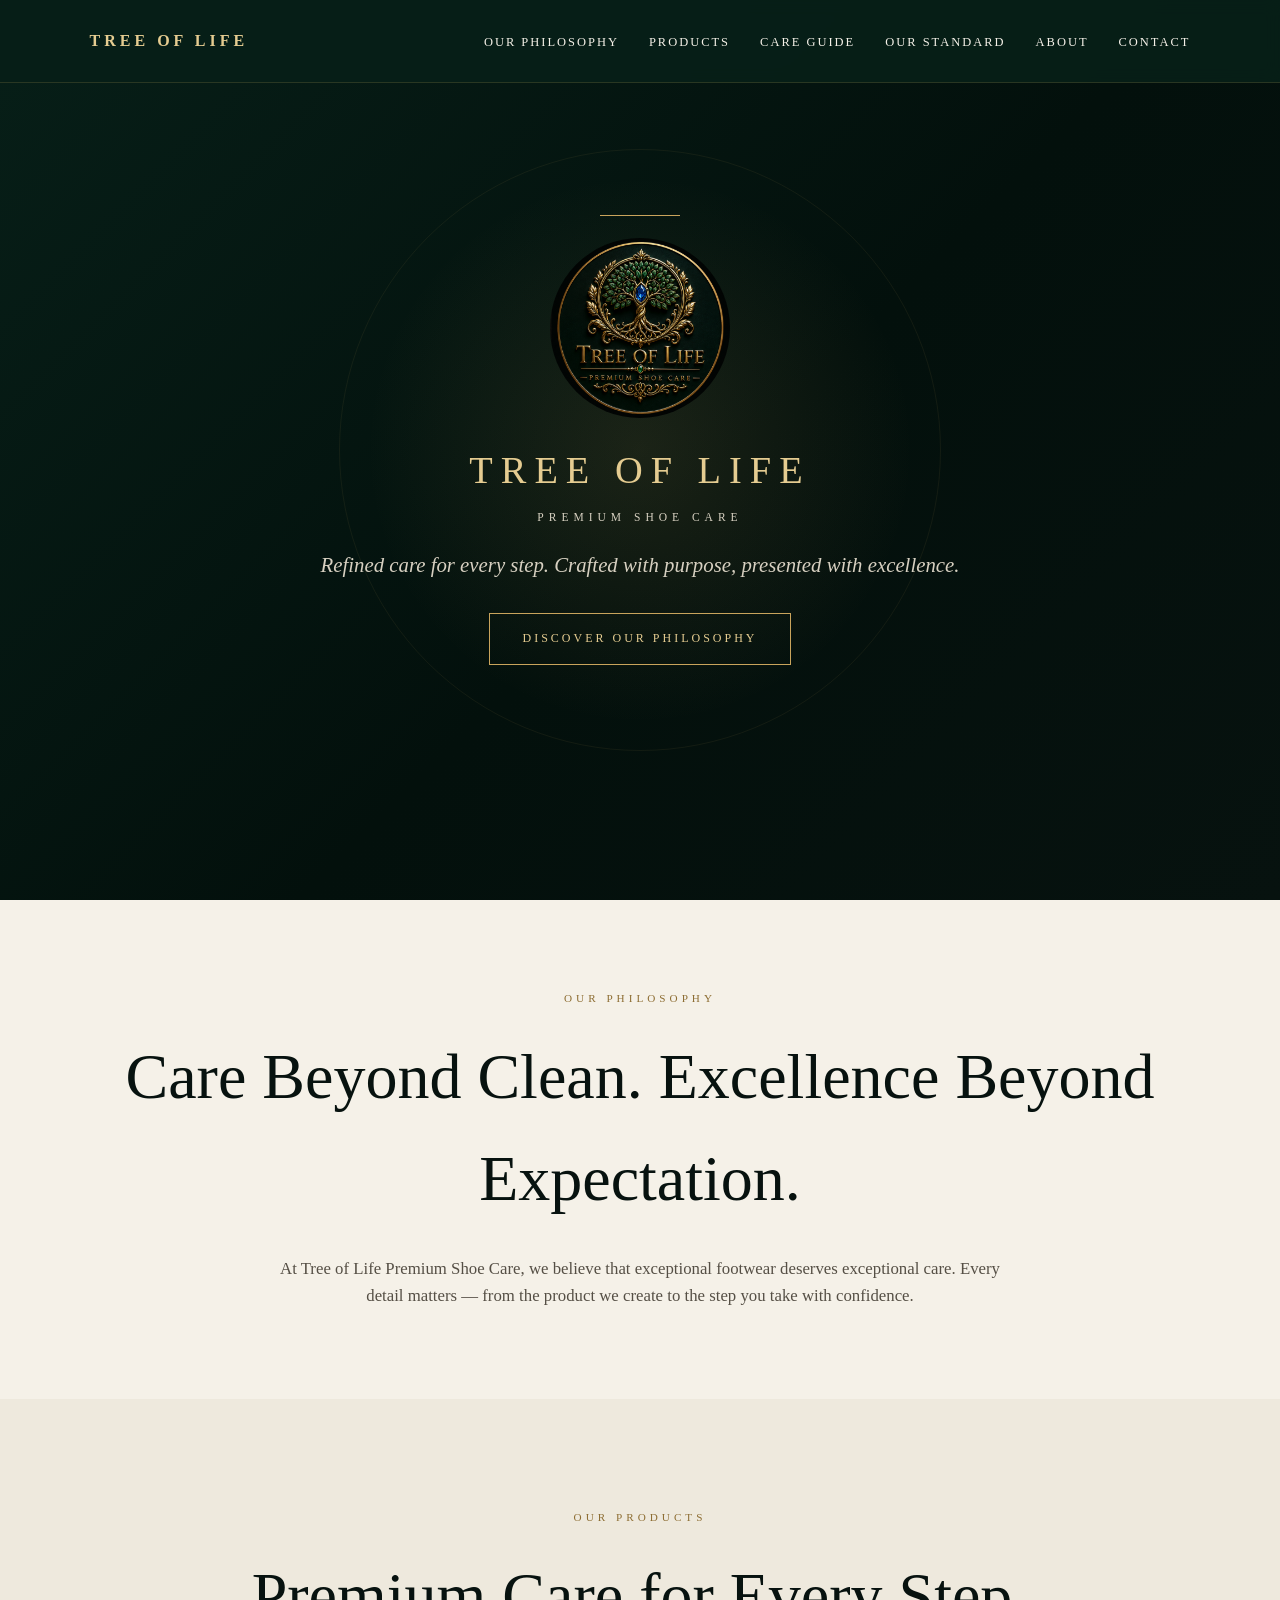
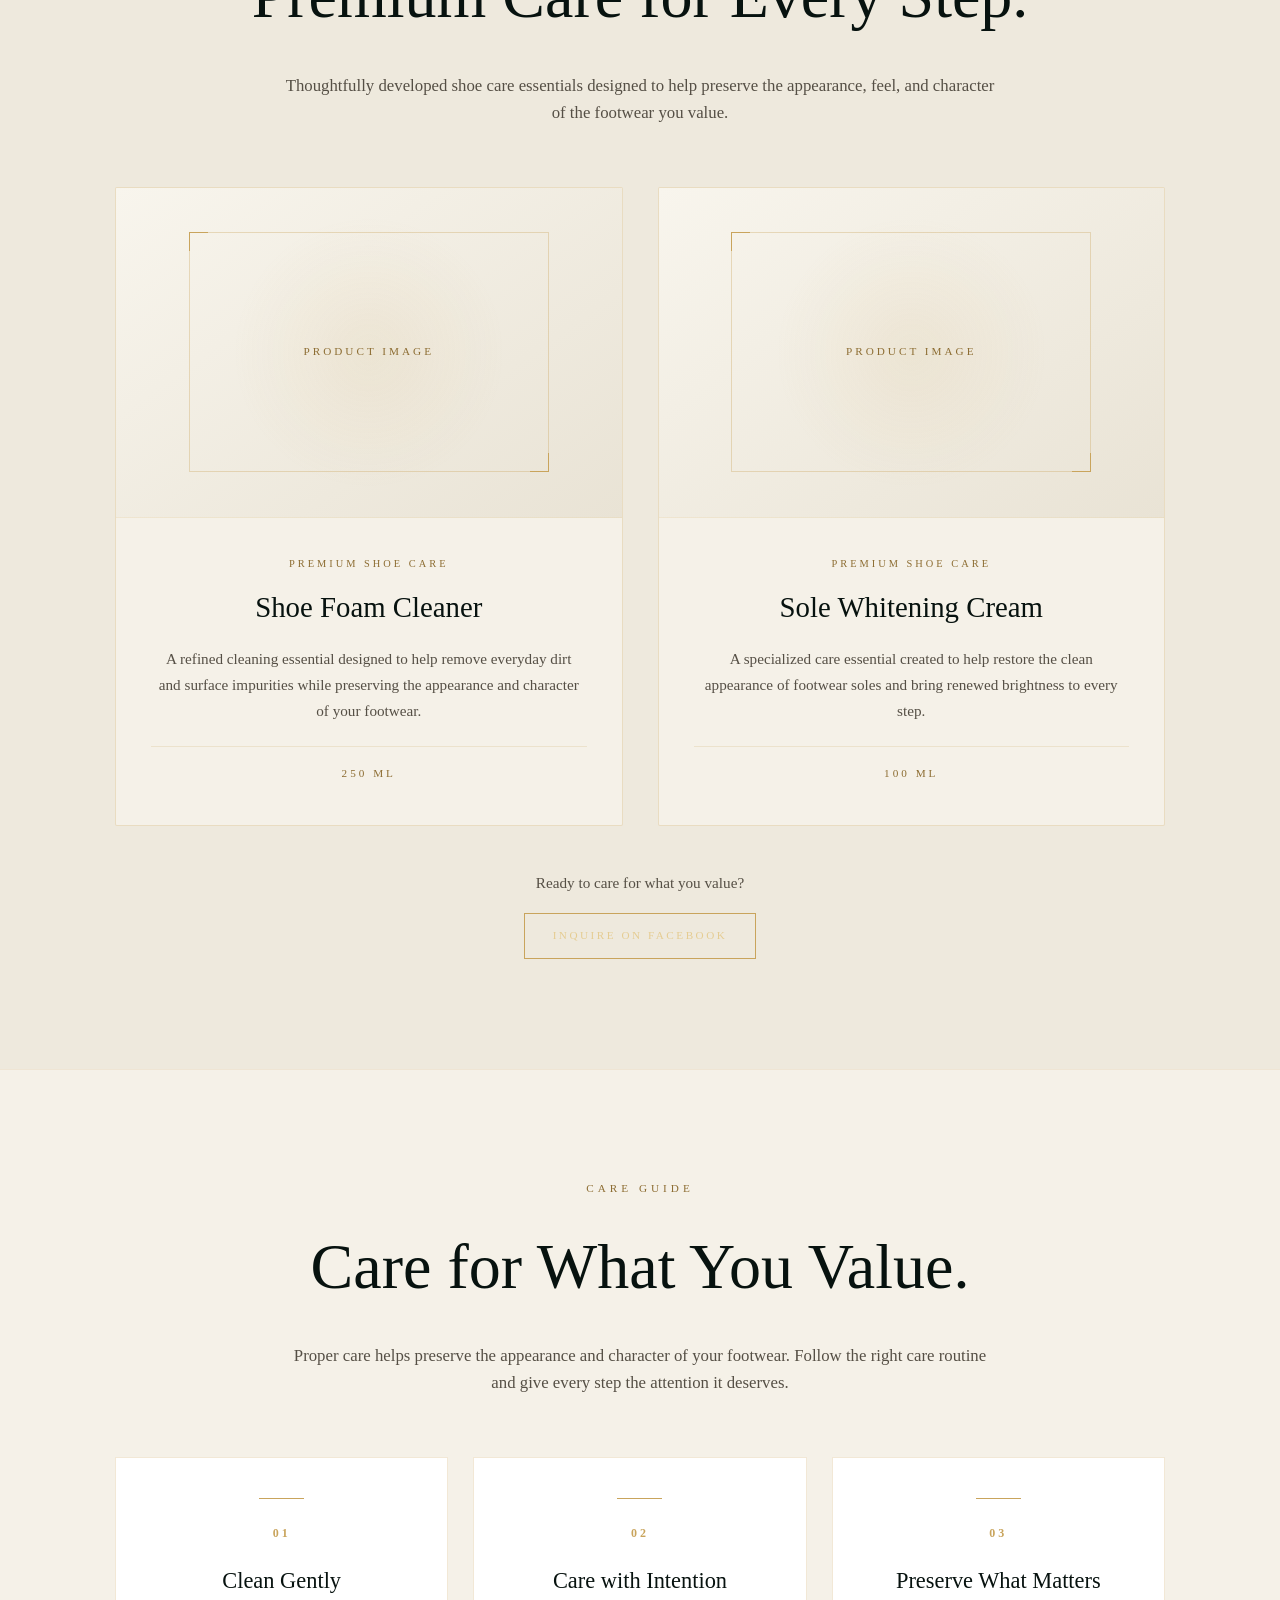
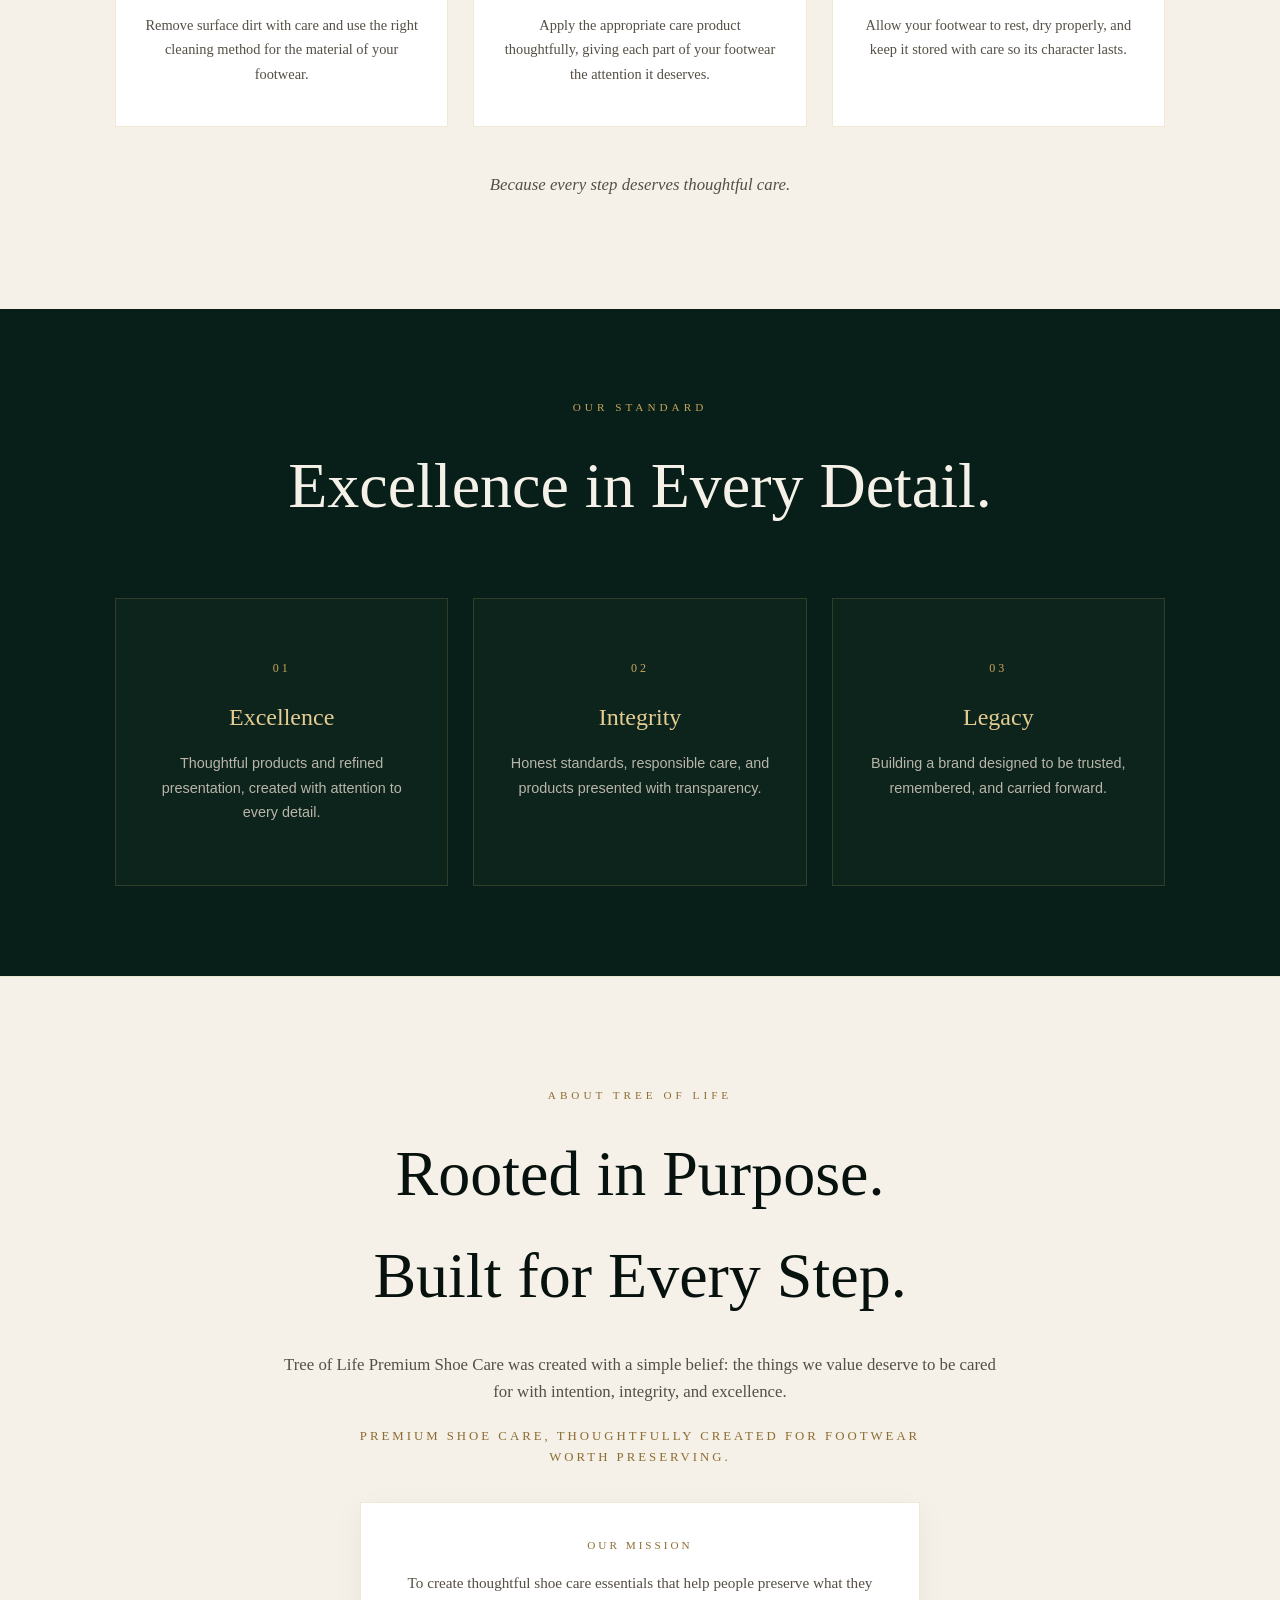
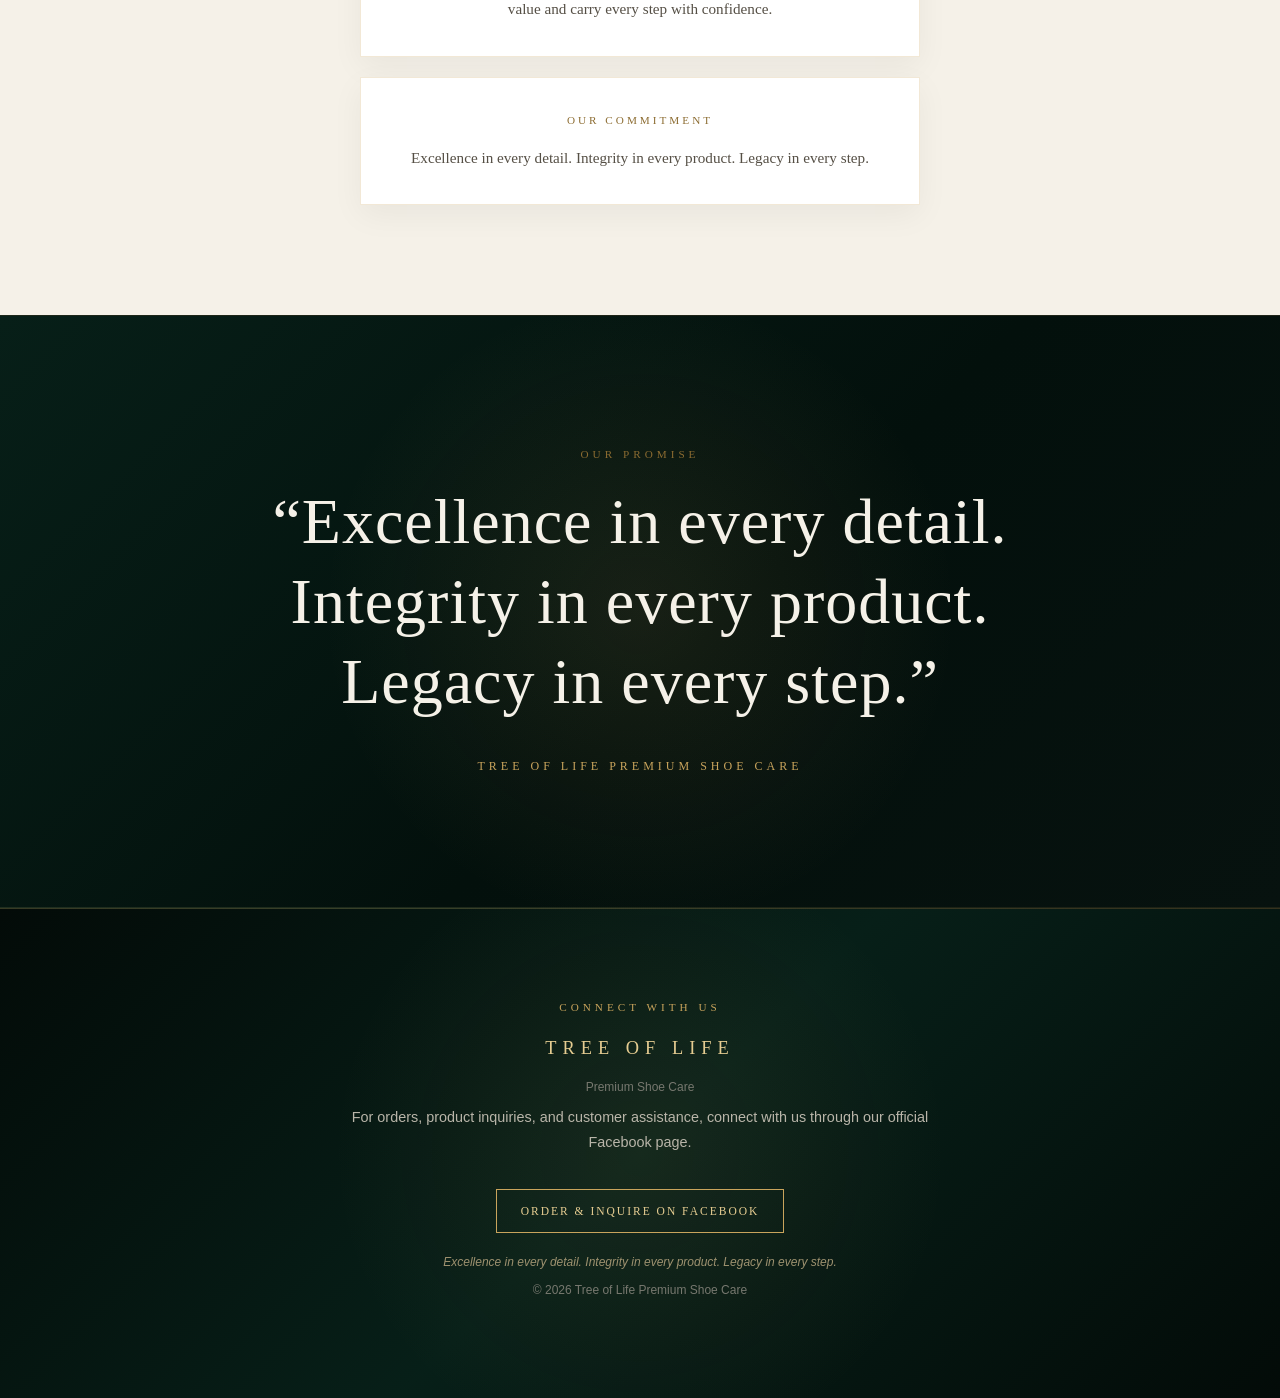
<file: index.html>
<!DOCTYPE html>
<html lang="en">
<head>
  <meta charset="UTF-8">
  <meta name="viewport" content="width=device-width, initial-scale=1.0">

  <title>Tree of Life | Premium Shoe Care</title>

  <meta name="description" content="Tree of Life Premium Shoe Care — refined care for every step.">

  <style>
    :root {
      --emerald: #0d3b2e;
      --deep-green: #071f18;
      --gold: #c9a45c;
      --light-gold: #e5cc91;
      --cream: #f5f1e8;
      --white: #ffffff;
      --dark: #07120f;
    }

    * {
      margin: 0;
      padding: 0;
      box-sizing: border-box;
    }

    html {
      scroll-behavior: smooth;
    }

    body {
      font-family: Georgia, "Times New Roman", serif;
      background: var(--dark);
      color: var(--cream);
      line-height: 1.6;
    }

    /* NAVIGATION */

   nav {
  position: fixed;
  top: 0;
  left: 0;
  width: 100%;
  z-index: 10;
  display: flex;
  justify-content: space-between;
  align-items: center;
  padding: 28px 7%;
  background: rgba(7, 31, 24, 0.94);
  border-bottom: 1px solid rgba(201, 164, 92, 0.18);
  backdrop-filter: blur(8px);
}

    .nav-brand {
      color: var(--light-gold);
      font-size: 1rem;
      letter-spacing: 4px;
      font-weight: bold;
    }

    .nav-links {
      display: flex;
      gap: 30px;
      list-style: none;
    }

    .nav-links a {
      color: var(--cream);
      text-decoration: none;
      font-size: 0.78rem;
      letter-spacing: 2px;
      text-transform: uppercase;
      transition: 0.3s;
    }

    .nav-links a:hover {
      color: var(--gold);
    }

    /* HERO */

    .hero {
      min-height: 100vh;
      display: flex;
      align-items: center;
      justify-content: center;
      text-align: center;
      padding: 120px 7% 80px;
      background:
        radial-gradient(circle at center, rgba(201, 164, 92, 0.12), transparent 35%),
        linear-gradient(135deg, #071f18 0%, #03100c 55%, #07120f 100%);
      position: relative;
      overflow: hidden;
    }

    .hero::before {
      content: "";
      position: absolute;
      width: 600px;
      height: 600px;
      border: 1px solid rgba(201, 164, 92, 0.08);
      border-radius: 50%;
      top: 50%;
      left: 50%;
      transform: translate(-50%, -50%);
    }

   .hero-content {
  max-width: 900px;
  position: relative;
  z-index: 2;
  top: -30px;
}

.emblem {
  width: 105px;
  height: 105px;
  border: 1px solid var(--gold);
  border-radius: 50%;
  margin: 0 auto 30px;
  display: flex;
  align-items: center;
  justify-content: center;
  color: var(--gold);
  font-size: 3.3rem;
  box-shadow: 0 0 45px rgba(201, 164, 92, 0.12);
}

.hero-logo {
  width: 180px;
  height: auto;
  display: block;
  margin: 0 auto 22px;
  border-radius: 50%;
}

.hero-brand-name {
  color: var(--light-gold);
  font-size: clamp(1.6rem, 4vw, 2.4rem);
  letter-spacing: 8px;
  text-transform: uppercase;
  font-weight: 500;
  margin-bottom: 6px;
}

.hero-brand-subtitle {
  color: #d7d0c1;
  font-size: 0.72rem;
  letter-spacing: 5px;
  text-transform: uppercase;
  margin-bottom: 22px;
}
    

    .eyebrow {
      color: var(--light-gold);
      font-size: 0.75rem;
      letter-spacing: 6px;
      text-transform: uppercase;
      margin-bottom: 22px;
    }

    h1 {
      font-size: clamp(3rem, 8vw, 6.5rem);
      line-height: 0.95;
      letter-spacing: 7px;
      text-transform: uppercase;
      font-weight: 500;
      margin-bottom: 18px;
    }

    .hero-subtitle {
      font-size: clamp(1rem, 2vw, 1.3rem);
      color: #d7d0c1;
      max-width: 650px;
      margin: 0 auto 32px;
      font-style: italic;
    }

   .gold-line {
  width: 80px;
  height: 1px;
  background: var(--gold);
  margin: 0 auto 22px;
}

    .cta {
      display: inline-block;
      padding: 15px 32px;
      border: 1px solid var(--gold);
      color: var(--light-gold);
      text-decoration: none;
      text-transform: uppercase;
      letter-spacing: 3px;
      font-size: 0.75rem;
      transition: all 0.35s ease;
    }

    .cta:hover {
      background: var(--gold);
      color: var(--dark);
    }

    /* PHILOSOPHY */

    .section {
      padding: 110px 7%;
    }

    .philosophy {
  background: var(--cream);
  color: var(--dark);
  text-align: center;
  padding: 90px 7%;
}

    .section-label {
      color: #8c6c31;
      text-transform: uppercase;
      letter-spacing: 4px;
      font-size: 0.7rem;
      margin-bottom: 18px;
    }

    h2 {
      font-size: clamp(2.2rem, 5vw, 4rem);
      font-weight: 500;
      margin-bottom: 25px;
    }

    .section-text {
      max-width: 720px;
      margin: auto;
      color: #554f45;
      font-size: 1.05rem;
    }
/* PRODUCTS */

.products {
  background: #eee9dd;
  color: var(--dark);
  text-align: center;
}

.products .section-text {
  margin-bottom: 0;
}
.products-cta {
  margin-top: 45px;
  text-align: center;
}

.products-cta p {
  color: #554f45;
  font-size: 0.95rem;
  margin-bottom: 18px;
}
    .products-cta .cta {
  padding: 13px 28px;
  font-size: 0.7rem;
  letter-spacing: 2.5px;
}
/* PRODUCT SHOWCASE */

.product-grid {
  max-width: 1050px;
  margin: 60px auto 0;
  display: grid;
  grid-template-columns: repeat(2, 1fr);
  gap: 35px;
}

.product-card {
  background: var(--cream);
  border: 1px solid rgba(201, 164, 92, 0.28);
  text-align: center;
  overflow: hidden;
  border-radius: 2px;
  transition: transform 0.35s ease, box-shadow 0.35s ease;
}

.product-card:hover {
  transform: translateY(-4px);
  box-shadow: 0 14px 35px rgba(7, 18, 15, 0.10);
}

.product-image-placeholder {
  min-height: 330px;
  display: flex;
  align-items: center;
  justify-content: center;
  background:
    radial-gradient(circle at center, rgba(201, 164, 92, 0.10), transparent 45%),
    linear-gradient(145deg, #f8f5ed 0%, #e9e3d5 100%);
  border-bottom: 1px solid rgba(201, 164, 92, 0.20);
}

.product-image-placeholder span {
  color: #8c6c31;
  font-size: 0.7rem;
  letter-spacing: 3px;
  text-transform: uppercase;
}

.product-image-frame {
  width: 78%;
  max-width: 360px;
  min-height: 240px;
  border: 1px solid rgba(201, 164, 92, 0.35);
  display: flex;
  align-items: center;
  justify-content: center;
  position: relative;
}

.product-image-frame::before,
.product-image-frame::after {
  content: "";
  position: absolute;
  width: 18px;
  height: 18px;
  border-color: var(--gold);
  border-style: solid;
}

.product-image-frame::before {
  top: -1px;
  left: -1px;
  border-width: 1px 0 0 1px;
}

.product-image-frame::after {
  bottom: -1px;
  right: -1px;
  border-width: 0 1px 1px 0;
}

.product-info {
  padding: 38px 35px 42px;
}

.product-category {
  color: #8c6c31;
  font-size: 0.65rem;
  letter-spacing: 3px;
  text-transform: uppercase;
  margin-bottom: 12px;
}

.product-info h3 {
  color: var(--dark);
  font-size: 1.8rem;
  font-weight: 500;
  margin-bottom: 16px;
}

.product-info p {
  max-width: 430px;
  margin: 0 auto 22px;
  color: #554f45;
  font-size: 0.95rem;
  line-height: 1.7;
}

.product-size {
  color: #8c6c31;
  font-size: 0.7rem;
  letter-spacing: 3px;
  text-transform: uppercase;
  padding-top: 18px;
  border-top: 1px solid rgba(201, 164, 92, 0.20);
}


/* PRODUCT MOBILE */

@media (max-width: 700px) {

  .product-grid {
    grid-template-columns: 1fr;
    gap: 25px;
    margin-top: 45px;
  }

 .product-image-placeholder {
  min-height: 300px;
  padding: 20px;
}
.products-cta {
  margin-top: 35px;
}
.product-image-frame {
  width: 88%;
  min-height: 240px;
}

  .product-info {
    padding: 32px 25px 36px;
  }

  .product-info h3 {
    font-size: 1.55rem;
  }

}

/* ABOUT */

.about {
  background: var(--cream);
  color: var(--dark);
  text-align: center;
  border-top: 1px solid rgba(201, 164, 92, 0.15);
}
  .about-highlight {
  max-width: 560px;
  margin: 35px auto 0;
  padding: 34px 32px;
  border: 1px solid rgba(201, 164, 92, 0.25);
  background: var(--white);
  box-shadow: 0 10px 30px rgba(7, 18, 15, 0.05);
  transition: transform 0.3s ease, box-shadow 0.3s ease;
}

.about-highlight:hover {
  transform: translateY(-4px);
  box-shadow: 0 14px 35px rgba(7, 18, 15, 0.08);
}
    .about-highlight-title {
  color: #8c6c31;
  text-transform: uppercase;
  letter-spacing: 3px;
  font-size: 0.7rem;
  margin-bottom: 15px;
}
.about .section-text {
  margin-bottom: 20px;
}
    .about-positioning {
  max-width: 620px;
  margin: 0 auto 35px;
  color: #8c6c31;
  font-size: 0.8rem;
  letter-spacing: 3px;
  text-transform: uppercase;
}
.about-highlight p {
  max-width: 600px;
  margin: 0 auto;
  color: #554f45;
  font-size: 0.95rem;
  line-height: 1.7;
}

.about-highlight + .about-highlight {
  margin-top: 20px;
}
/* CARE GUIDE */

.care-guide {
  background: var(--cream);
  color: var(--dark);
  text-align: center;
  border-top: 1px solid rgba(201, 164, 92, 0.15);
}

.care-guide .section-text {
  color: #554f45;
}
.care-steps {
  max-width: 1050px;
  margin: 60px auto 0;
  display: grid;
  grid-template-columns: repeat(3, 1fr);
  gap: 25px;
}
.care-step {
  background: var(--white);
  border: 1px solid rgba(201, 164, 92, 0.25);
  padding: 40px 28px;
  text-align: center;
  transition: transform 0.3s ease, box-shadow 0.3s ease;
}

.care-step:hover {
  transform: translateY(-4px);
  box-shadow: 0 12px 30px rgba(7, 18, 15, 0.08);
}
   .care-step-number {
  color: var(--gold);
  font-size: 0.75rem;
  letter-spacing: 3px;
  margin-bottom: 20px;
  font-weight: bold;
}
    .care-step h3 {
  color: var(--dark);
  font-size: 1.4rem;
  font-weight: 500;
  margin-bottom: 14px;
}
    .care-step p {
  color: #554f45;
  font-size: 0.9rem;
  line-height: 1.7;
}
    .care-step::before {
  content: "";
  display: block;
  width: 45px;
  height: 1px;
  background: var(--gold);
  margin: 0 auto 25px;
}
    .care-step {
  transition: transform 0.3s ease, box-shadow 0.3s ease;
}
/* VALUES */


    

.values {
  background: var(--deep-green);
  text-align: center;
  padding: 90px 7% 90px;
}

.values .section-label {
  color: var(--gold);
}

.values h2 {
  color: var(--cream);
  margin-bottom: 60px;
}
.values-grid {
  max-width: 1050px;
  margin: 0 auto;
  display: grid;
  grid-template-columns: repeat(3, 1fr);
  gap: 25px;
}
.value {
  padding: 60px 35px;
  text-align: center;
  border: 1px solid rgba(201, 164, 92, 0.20);
  background: rgba(255, 255, 255, 0.025);
  transition: transform 0.3s ease, box-shadow 0.3s ease;
}

.value:hover {
  transform: translateY(-4px);
  box-shadow: 0 12px 30px rgba(0, 0, 0, 0.16);
}



.value-number {
  color: var(--gold);
  font-size: 0.75rem;
  letter-spacing: 3px;
  margin-bottom: 20px;
}

.value h3 {
  color: var(--light-gold);
  font-size: 1.5rem;
  font-weight: 500;
  margin-bottom: 15px;
}

.value p {
  color: #b9b5a9;
  font-family: Arial, sans-serif;
  font-size: 0.9rem;
  line-height: 1.7;
  max-width: 340px;
  margin: 0 auto;
}

    /* BRAND STATEMENT */

 .statement {
  padding: 130px 7%;
  text-align: center;
  background:
    radial-gradient(circle at center, rgba(201, 164, 92, 0.10), transparent 45%),
    linear-gradient(135deg, #071f18 0%, #03100c 55%, #07120f 100%);
  border-top: 1px solid rgba(201, 164, 92, 0.12);
  border-bottom: 1px solid rgba(201, 164, 92, 0.12);
}

    .statement blockquote {
  max-width: 850px;
  margin: auto;
  font-size: clamp(1.9rem, 5vw, 4rem);
  line-height: 1.25;
  letter-spacing: 1px;
  font-weight: 400;
  color: var(--cream);
}

    .statement cite {
      display: block;
      margin-top: 35px;
      color: var(--gold);
      font-size: 0.75rem;
      letter-spacing: 4px;
      font-style: normal;
      text-transform: uppercase;
    }

    /* FOOTER */
.contact-intro {
  max-width: 600px;
  margin: 0 auto 25px;
  color: #b9b5a9;
  font-family: Arial, sans-serif;
  font-size: 0.9rem;
  line-height: 1.7;
}
   footer {
  padding: 90px 7%;
  text-align: center;
  background:
    radial-gradient(circle at center, rgba(201, 164, 92, 0.08), transparent 45%),
    linear-gradient(135deg, #030b08 0%, #071f18 50%, #030b08 100%);
  border-top: 1px solid rgba(201, 164, 92, 0.25);
}
.footer-contact-label {
  color: var(--gold);
  text-transform: uppercase;
  letter-spacing: 4px;
  font-size: 0.7rem;
  margin-bottom: 18px;
}
 .footer-brand {
  color: var(--light-gold);
  letter-spacing: 6px;
  font-size: 1.15rem;
  font-weight: 500;
  margin-bottom: 14px;
  text-transform: uppercase;
}
.footer-contact-link {
  display: inline-block;
  margin: 10px 0 20px;
  color: var(--light-gold);
  text-decoration: none;
  border: 1px solid var(--gold);
  padding: 12px 24px;
  letter-spacing: 2px;
  text-transform: uppercase;
  font-size: 0.72rem;
  transition: all 0.3s ease;
}

.footer-contact-link:hover {
  background: var(--gold);
  color: var(--dark);
}
    footer p {
      color: #77786f;
      font-family: Arial, sans-serif;
      font-size: 0.75rem;
      margin-bottom: 8px;
    }

    .motto {
      color: #9d916f;
      font-style: italic;
    }

    /* MOBILE */

    @media (max-width: 700px) {

      nav {
        padding: 22px 5%;
      }

      .nav-links {
  display: flex;
  gap: 12px;
  flex-wrap: wrap;
  justify-content: flex-end;
}

.nav-links a {
  font-size: 0.6rem;
  letter-spacing: 1.2px;
}

      .hero {
        padding-left: 6%;
        padding-right: 6%;
      }

      .hero::before {
        width: 380px;
        height: 380px;
      }

      h1 {
        letter-spacing: 4px;
      }

      .section {
        padding: 80px 6%;
      }

      .values {
        grid-template-columns: 1fr;
      }
.values-grid {
  grid-template-columns: 1fr;
  gap: 20px;
}
      .value {
       border-right: 1px solid rgba(201, 164, 92, 0.20);
border-bottom: 1px solid rgba(201, 164, 92, 0.15);
      }
      .care-steps {
  grid-template-columns: 1fr;
  gap: 20px;
}
      .about-highlight {
  padding: 30px 22px;
  margin-top: 30px;
}

.about-highlight + .about-highlight {
  margin-top: 18px;
}
      .contact-intro {
  padding: 0 10px;
  font-size: 0.85rem;
}
      footer {
  padding: 75px 6%;
}
.statement blockquote {
  font-size: 1.8rem;
  line-height: 1.3;
  letter-spacing: 0.5px;
}
    }
  </style>
</head>

<body>

  <nav>
    <div class="nav-brand">TREE OF LIFE</div>

<ul class="nav-links">
  <li><a href="#philosophy">Our Philosophy</a></li>
  <li><a href="#products">Products</a></li>
  <li><a href="#care">Care Guide</a></li>
  <li><a href="#standard">Our Standard</a></li>
  <li><a href="#about">About</a></li>
  <li><a href="#contact">Contact</a></li>
</ul>
  </nav>

  <main>

    <section class="hero">

      <div class="hero-content">

<div class="gold-line"></div>

<img class="hero-logo" src="LOGO.png" alt="Tree of Life Premium Shoe Care">

<div class="hero-brand-name">TREE OF LIFE</div>

<div class="hero-brand-subtitle">PREMIUM SHOE CARE</div>

        <p class="hero-subtitle">
          Refined care for every step. Crafted with purpose,
          presented with excellence.
        </p>

        <a href="#philosophy" class="cta">
          Discover Our Philosophy
        </a>

      </div>

    </section>

    <section class="section philosophy" id="philosophy">

      <div class="section-label">Our Philosophy</div>

      <h2>Care Beyond Clean. Excellence Beyond Expectation.</h2>

      <p class="section-text">
        At Tree of Life Premium Shoe Care, we believe that
        exceptional footwear deserves exceptional care.
        Every detail matters — from the product we create
        to the step you take with confidence.
      </p>

        </section>

   
<!-- PRODUCTS -->

<section class="section products" id="products">

  <div class="section-label">Our Products</div>

  <h2>Premium Care for Every Step.</h2>

  <p class="section-text">
    Thoughtfully developed shoe care essentials designed
    to help preserve the appearance, feel, and character
    of the footwear you value.
  </p>

  <div class="product-grid">

    <!-- SHOE FOAM CLEANER -->

    <div class="product-card">

      <div class="product-image-placeholder">
  <div class="product-image-frame">
    <span>PRODUCT IMAGE</span>
  </div>
</div>

      <div class="product-info">

        <div class="product-category">PREMIUM SHOE CARE</div>

        <h3>Shoe Foam Cleaner</h3>

        <p>
          A refined cleaning essential designed to help remove
          everyday dirt and surface impurities while preserving
          the appearance and character of your footwear.
        </p>

        <div class="product-size">250 mL</div>

      </div>

    </div>


    <!-- SOLE WHITENING CREAM -->

    <div class="product-card">

     <div class="product-image-placeholder">
  <div class="product-image-frame">
    <span>PRODUCT IMAGE</span>
  </div>
</div>

      <div class="product-info">

        <div class="product-category">PREMIUM SHOE CARE</div>

        <h3>Sole Whitening Cream</h3>

        <p>
          A specialized care essential created to help restore
          the clean appearance of footwear soles and bring
          renewed brightness to every step.
        </p>

        <div class="product-size">100 mL</div>

      </div>

    </div>

  </div>
  <div class="products-cta">
    <p>
      Ready to care for what you value?
    </p>

    <a href="https://www.facebook.com/TreeOfLifePremiumShoeCare"
       target="_blank"
       rel="noopener"
       class="cta">
      Inquire on Facebook
    </a>
  </div>
</section>


    
 <!-- CARE GUIDE -->

    <section class="section care-guide" id="care">

      <div class="section-label">Care Guide</div>

      <h2>Care for What You Value.</h2>

      <p class="section-text">
        Proper care helps preserve the appearance and character
        of your footwear. Follow the right care routine and
        give every step the attention it deserves.
      </p>
  <div class="care-steps">

    <div class="care-step">

      <div class="care-step-number">01</div>

      <h3>Clean Gently</h3>

      <p>
        Remove surface dirt with care and use the right
        cleaning method for the material of your footwear.
      </p>

    </div>
        <div class="care-step">

      <div class="care-step-number">02</div>

      <h3>Care with Intention</h3>

      <p>
        Apply the appropriate care product thoughtfully,
        giving each part of your footwear the attention it deserves.
      </p>

    </div>
        <div class="care-step">

      <div class="care-step-number">03</div>

      <h3>Preserve What Matters</h3>

      <p>
        Allow your footwear to rest, dry properly,
        and keep it stored with care so its character lasts.
      </p>

    </div>
      </div>
          <p class="section-text" style="margin-top: 45px; font-style: italic;">
      Because every step deserves thoughtful care.
    </p>
      </section>
    <section class="values" id="standard">
<div class="section-label">Our Standard</div>
<h2>Excellence in Every Detail.</h2>
      <div class="values-grid">
      <div class="value">
        <div class="value-number">01</div>
        <h3>Excellence</h3>
        <p>
          Thoughtful products and refined presentation,
          created with attention to every detail.
        </p>
      </div>

      <div class="value">
        <div class="value-number">02</div>
        <h3>Integrity</h3>
        <p>
          Honest standards, responsible care,
          and products presented with transparency.
        </p>
      </div>

      <div class="value">
        <div class="value-number">03</div>
        <h3>Legacy</h3>
        <p>
          Building a brand designed to be trusted,
          remembered, and carried forward.
        </p>
      </div>
</div>
        </section>

   
<section class="section about" id="about">

  <div class="section-label">About Tree of Life</div>

  <h2>Rooted in Purpose.<br>Built for Every Step.</h2>

  <p class="section-text">
    Tree of Life Premium Shoe Care was created with a simple
    belief: the things we value deserve to be cared for with
    intention, integrity, and excellence.
  </p>
  <div class="about-positioning">
  Premium shoe care, thoughtfully created for
  footwear worth preserving.
</div>
    <div class="about-highlight">

    <div class="about-highlight-title">Our Mission</div>

    <p>
      To create thoughtful shoe care essentials that help people
      preserve what they value and carry every step with confidence.
    </p>

  </div>
    <div class="about-highlight">

    <div class="about-highlight-title">Our Commitment</div>

    <p>
      Excellence in every detail. Integrity in every product.
      Legacy in every step.
    </p>

  </div>
  </section>
    <section class="section statement">

      <div class="section-label">Our Promise</div>

      <blockquote>
        “Excellence in every detail.<br>
        Integrity in every product.<br>
        Legacy in every step.”
      </blockquote>

      <cite>Tree of Life Premium Shoe Care</cite>

    </section>

  </main>

  <footer id="contact">

    <div class="footer-contact-label">Connect With Us</div>

   <div class="footer-brand">TREE OF LIFE</div>
<p>Premium Shoe Care</p>
<p class="contact-intro">
  For orders, product inquiries, and customer assistance,
  connect with us through our official Facebook page.
</p>
<a href="https://www.facebook.com/TreeOfLifePremiumShoeCare" target="_blank" rel="noopener" class="footer-contact-link">
  Order & Inquire on Facebook

</a>

<p class="motto">
      Excellence in every detail. Integrity in every product.
      Legacy in every step.
    </p>

    <p>© 2026 Tree of Life Premium Shoe Care</p>

  </footer>

</body>
</html>
</file>
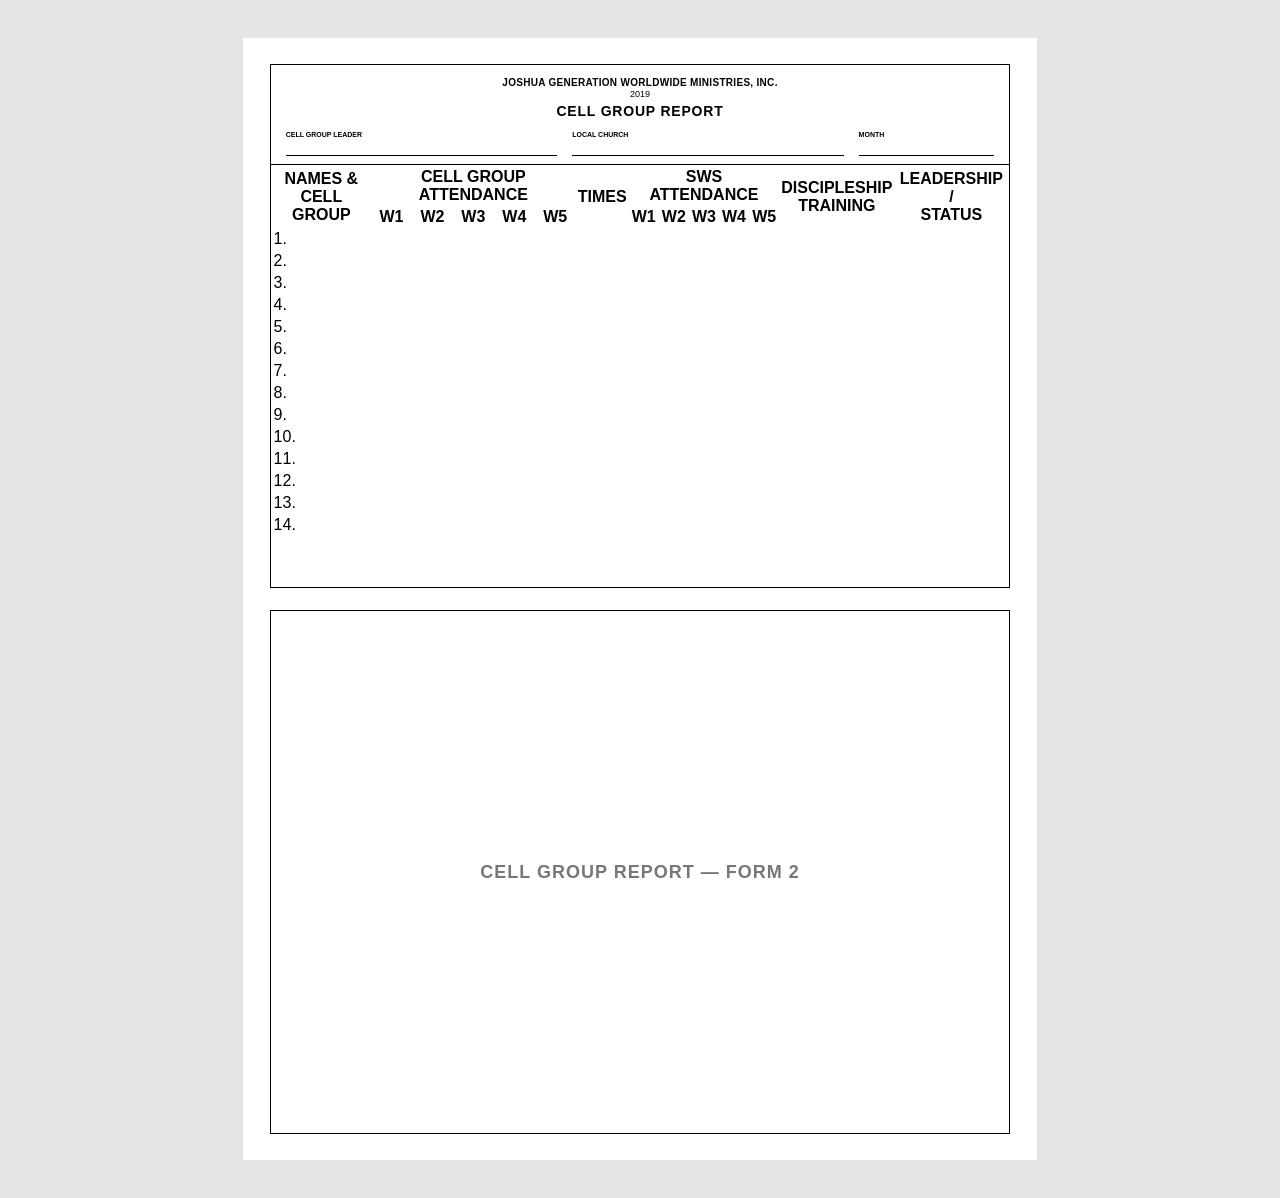
<file: cell-group-report.html>
<!DOCTYPE html>
<html lang="en">
<head>
  <meta charset="UTF-8">
  <meta name="viewport" content="width=device-width, initial-scale=1.0">

  <title>Cell Group Report</title>

  <style>
    @page {
      size: A4 portrait;
      margin: 0;
    }

    * {
      box-sizing: border-box;
    }

    html,
    body {
      margin: 0;
      padding: 0;
      background: #e5e5e5;
      font-family: Arial, Helvetica, sans-serif;
    }

    .a4-page {
      width: 210mm;
      height: 297mm;
      margin: 10mm auto;
      padding: 7mm;
      background: #ffffff;

      display: flex;
      flex-direction: column;
      gap: 6mm;

      overflow: hidden;
    }

    .report-form {
      width: 100%;
      height: calc((100% - 6mm) / 2);

      border: 1px solid #000000;
      background: #ffffff;

      position: relative;
      overflow: hidden;
    }

    .landscape-content {
      width: 100%;
      height: 100%;

      display: flex;
      flex-direction: column;
    }

    .placeholder {
      flex: 1;
      display: flex;
      align-items: center;
      justify-content: center;

      font-size: 18px;
      font-weight: bold;
      color: #777777;
      letter-spacing: 1px;
    }
.report-header {
  width: 100%;
  padding: 3mm 4mm 2mm;
  text-align: center;
  border-bottom: 1px solid #000000;
}

.ministry-name {
  font-size: 10px;
  font-weight: bold;
  letter-spacing: 0.3px;
}

.report-year {
  font-size: 9px;
  margin-top: 0.5mm;
}

.report-title {
  font-size: 14px;
  font-weight: bold;
  margin-top: 1mm;
  letter-spacing: 0.8px;
}

.header-details {
  display: grid;
  grid-template-columns: 1.4fr 1.4fr 0.7fr;
  gap: 4mm;
  margin-top: 3mm;
  text-align: left;
}

.header-details > div {
  font-size: 7px;
  font-weight: bold;
}

.header-details .line {
  height: 4mm;
  border-bottom: 1px solid #000000;
  margin-top: 1mm;
}
    @media print {
      html,
      body {
        background: #ffffff;
      }

      .a4-page {
        margin: 0;
        padding: 7mm;
      }
    }
  </style>
</head>

<body>

  <main class="a4-page">

    <!-- CELL GROUP REPORT #1 -->
    <section class="report-form">
      <div class="landscape-content">
       <div class="report-header">

  <div class="ministry-name">
    JOSHUA GENERATION WORLDWIDE MINISTRIES, INC.
  </div>

  <div class="report-year">
    2019
  </div>

  <div class="report-title">
    CELL GROUP REPORT
  </div>

  <div class="header-details">
    <div>
      <span>CELL GROUP LEADER</span>
      <div class="line"></div>
    </div>

    <div>
      <span>LOCAL CHURCH</span>
      <div class="line"></div>
    </div>

    <div>
      <span>MONTH</span>
      <div class="line"></div>
    </div>
  </div>

</div>
                <div class="member-table-wrap">

          <table class="member-table">

            <thead>
              <tr>
                <th rowspan="2" class="name-header">
                  NAMES &amp;<br>
                  CELL GROUP
                </th>

                <th colspan="5" class="group-header">
                  CELL GROUP ATTENDANCE
                </th>

                <th rowspan="2" class="times-header">
                  TIMES
                </th>

                <th colspan="5" class="group-header">
                  SWS ATTENDANCE
                </th>

                <th rowspan="2" class="training-header">
                  DISCIPLESHIP<br>
                  TRAINING
                </th>

                <th rowspan="2" class="status-header">
                  LEADERSHIP /<br>
                  STATUS
                </th>
              </tr>

              <tr>
                <th>W1</th>
                <th>W2</th>
                <th>W3</th>
                <th>W4</th>
                <th>W5</th>

                <th>W1</th>
                <th>W2</th>
                <th>W3</th>
                <th>W4</th>
                <th>W5</th>
              </tr>
            </thead>

            <tbody>
              <tr>
                <td>1.</td>
                <td></td><td></td><td></td><td></td><td></td>
                <td></td>
                <td></td><td></td><td></td><td></td><td></td>
                <td></td>
                <td></td>
              </tr>

              <tr>
                <td>2.</td>
                <td></td><td></td><td></td><td></td><td></td>
                <td></td>
                <td></td><td></td><td></td><td></td><td></td>
                <td></td>
                <td></td>
              </tr>

              <tr>
                <td>3.</td>
                <td></td><td></td><td></td><td></td><td></td>
                <td></td>
                <td></td><td></td><td></td><td></td><td></td>
                <td></td>
                <td></td>
              </tr>

              <tr>
                <td>4.</td>
                <td></td><td></td><td></td><td></td><td></td>
                <td></td>
                <td></td><td></td><td></td><td></td><td></td>
                <td></td>
                <td></td>
              </tr>

              <tr>
                <td>5.</td>
                <td></td><td></td><td></td><td></td><td></td>
                <td></td>
                <td></td><td></td><td></td><td></td><td></td>
                <td></td>
                <td></td>
              </tr>

              <tr>
                <td>6.</td>
                <td></td><td></td><td></td><td></td><td></td>
                <td></td>
                <td></td><td></td><td></td><td></td><td></td>
                <td></td>
                <td></td>
              </tr>

              <tr>
                <td>7.</td>
                <td></td><td></td><td></td><td></td><td></td>
                <td></td>
                <td></td><td></td><td></td><td></td><td></td>
                <td></td>
                <td></td>
              </tr>

              <tr>
                <td>8.</td>
                <td></td><td></td><td></td><td></td><td></td>
                <td></td>
                <td></td><td></td><td></td><td></td><td></td>
                <td></td>
                <td></td>
              </tr>

              <tr>
                <td>9.</td>
                <td></td><td></td><td></td><td></td><td></td>
                <td></td>
                <td></td><td></td><td></td><td></td><td></td>
                <td></td>
                <td></td>
              </tr>

              <tr>
                <td>10.</td>
                <td></td><td></td><td></td><td></td><td></td>
                <td></td>
                <td></td><td></td><td></td><td></td><td></td>
                <td></td>
                <td></td>
              </tr>

              <tr>
                <td>11.</td>
                <td></td><td></td><td></td><td></td><td></td>
                <td></td>
                <td></td><td></td><td></td><td></td><td></td>
                <td></td>
                <td></td>
              </tr>

              <tr>
                <td>12.</td>
                <td></td><td></td><td></td><td></td><td></td>
                <td></td>
                <td></td><td></td><td></td><td></td><td></td>
                <td></td>
                <td></td>
              </tr>

              <tr>
                <td>13.</td>
                <td></td><td></td><td></td><td></td><td></td>
                <td></td>
                <td></td><td></td><td></td><td></td><td></td>
                <td></td>
                <td></td>
              </tr>

              <tr>
                <td>14.</td>
                <td></td><td></td><td></td><td></td><td></td>
                <td></td>
                <td></td><td></td><td></td><td></td><td></td>
                <td></td>
                <td></td>
              </tr>
            </tbody>

          </table>

        </div>
      </div>
    </section>


    <!-- CELL GROUP REPORT #2 -->
    <section class="report-form">
      <div class="landscape-content">
        <div class="placeholder">
          CELL GROUP REPORT — FORM 2
        </div>
      </div>
    </section>

  </main>

</body>
</html>
</file>
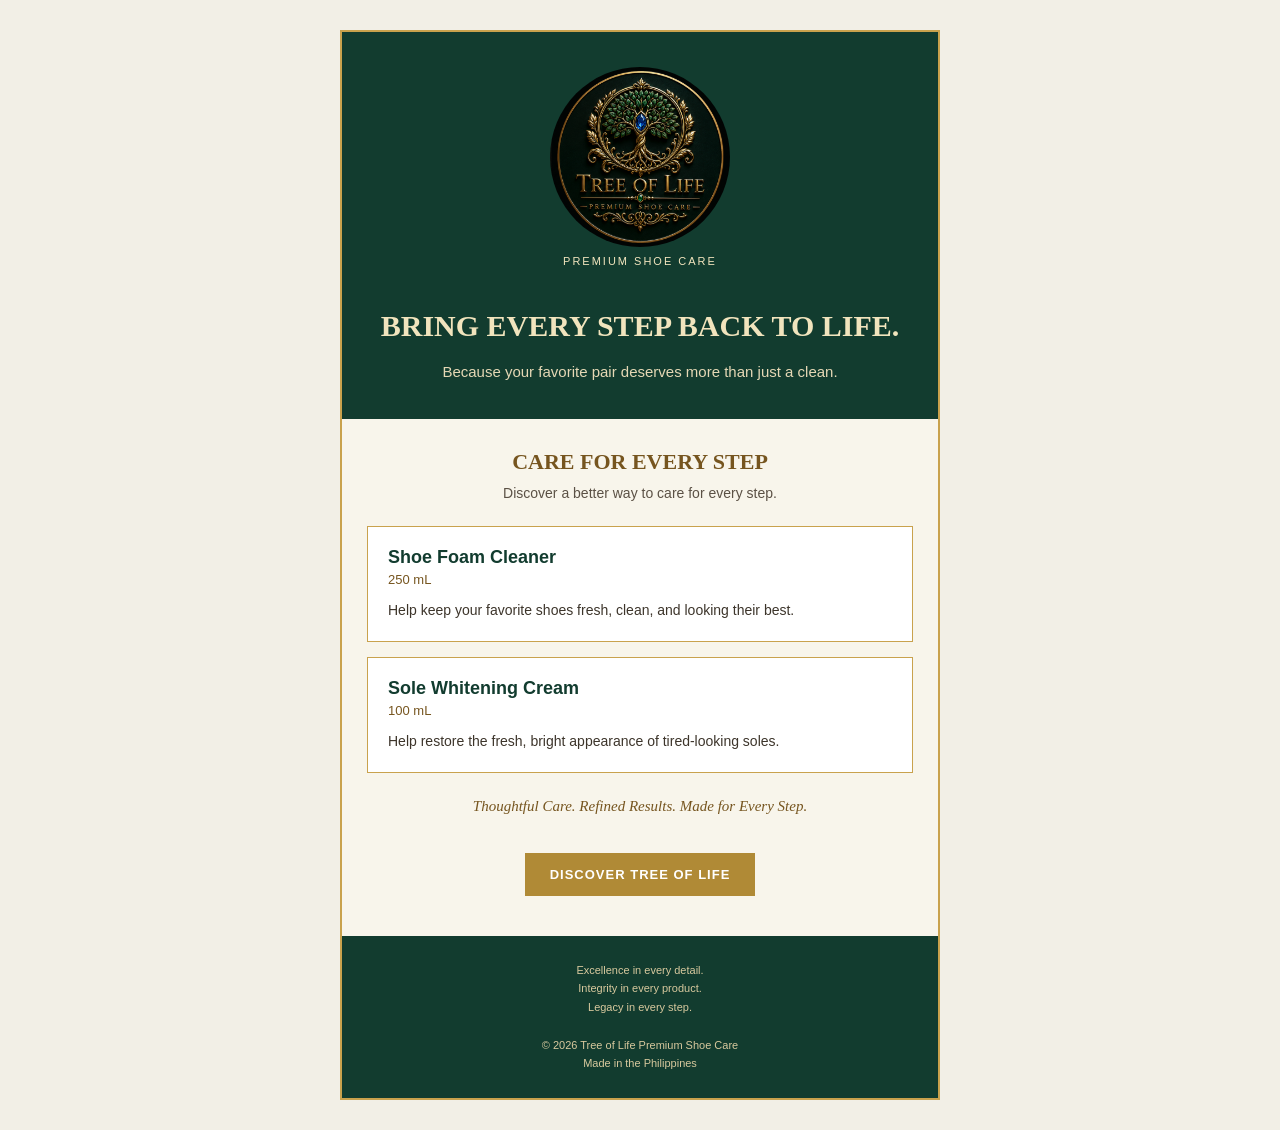
<file: email-ad.html>
<!DOCTYPE html>
<html lang="en">
<head>
<meta charset="UTF-8">
<meta name="viewport" content="width=device-width, initial-scale=1.0">
<title>Tree of Life Premium Shoe Care</title>
</head>

<body style="margin:0; padding:0; background-color:#f2efe6;">

<table width="100%" cellpadding="0" cellspacing="0" border="0" style="background-color:#f2efe6;">
<tr>
<td align="center" style="padding:30px 10px;">

<table width="600" cellpadding="0" cellspacing="0" border="0" style="width:100%; max-width:600px; background-color:#123c2f; border:2px solid #c9a24d;">

<!-- BRAND -->
<tr>
<td align="center" style="padding:35px 20px 20px;">

<div style="width:180px; height:180px; margin:0 auto; border-radius:50%; overflow:hidden;">
    <img src="LOGO.png"
         alt="Tree of Life Premium Shoe Care"
         width="180"
         height="180"
         style="display:block; width:180px; height:180px; object-fit:cover;">
</div>
<div style="font-family:Arial,Helvetica,sans-serif; font-size:11px; letter-spacing:2px; color:#f1e4bd; padding-top:8px;">
PREMIUM SHOE CARE
</div>

</td>
</tr>

<!-- HERO -->
<tr>
<td align="center" style="padding:20px 30px 35px;">

<div style="font-family:Georgia,'Times New Roman',serif; font-size:30px; line-height:1.25; font-weight:bold; color:#f1e4bd;">
BRING EVERY STEP BACK TO LIFE.
</div>

<div style="font-family:Arial,Helvetica,sans-serif; font-size:15px; line-height:1.6; color:#e5d8b5; padding-top:15px;">
Because your favorite pair deserves more than just a clean.
</div>

</td>
</tr>

<!-- CONTENT -->
<tr>
<td style="background-color:#f8f5eb; padding:30px 25px;">

<div style="font-family:Georgia,'Times New Roman',serif; font-size:22px; font-weight:bold; text-align:center; color:#76551f;">
CARE FOR EVERY STEP
</div>
<div style="font-family:Arial,Helvetica,sans-serif; font-size:14px; line-height:1.5; text-align:center; color:#5b5145; padding-top:8px;">
Discover a better way to care for every step.
</div>
<!-- PRODUCT 1 -->
<table width="100%" cellpadding="0" cellspacing="0" border="0" style="margin-top:22px; background-color:#ffffff; border:1px solid #c9a24d;">
<tr>
<td style="padding:20px;">

<div style="font-family:Arial,Helvetica,sans-serif; font-size:18px; font-weight:bold; color:#123c2f;">
Shoe Foam Cleaner
</div>

<div style="font-family:Arial,Helvetica,sans-serif; font-size:13px; color:#76551f; padding-top:4px;">
250 mL
</div>

<div style="font-family:Arial,Helvetica,sans-serif; font-size:14px; line-height:1.6; color:#3d352b; padding-top:12px;">
Help keep your favorite shoes fresh, clean, and looking their best.
</div>

</td>
</tr>
</table>

<!-- PRODUCT 2 -->
<table width="100%" cellpadding="0" cellspacing="0" border="0" style="margin-top:15px; background-color:#ffffff; border:1px solid #c9a24d;">
<tr>
<td style="padding:20px;">

<div style="font-family:Arial,Helvetica,sans-serif; font-size:18px; font-weight:bold; color:#123c2f;">
Sole Whitening Cream
</div>

<div style="font-family:Arial,Helvetica,sans-serif; font-size:13px; color:#76551f; padding-top:4px;">
100 mL
</div>

<div style="font-family:Arial,Helvetica,sans-serif; font-size:14px; line-height:1.6; color:#3d352b; padding-top:12px;">
Help restore the fresh, bright appearance of tired-looking soles.
</div>

</td>
</tr>
</table>

<table width="100%" cellpadding="0" cellspacing="0" border="0">
<tr>
<td align="center" style="padding:22px 15px 5px;">

<div style="font-family:Georgia,'Times New Roman',serif; font-size:15px; line-height:1.5; font-style:italic; color:#76551f;">
Thoughtful Care. Refined Results. Made for Every Step.
</div>

</td>
</tr>
</table>

<!-- CTA -->
<table width="100%" cellpadding="0" cellspacing="0" border="0">
<tr>
<td align="center" style="padding:30px 10px 10px;">

<a href="https://lightningoliveros-droid.github.io/tree-of-life-premium-shoe-care/"
style="display:inline-block; padding:14px 25px; background-color:#b08a36; color:#ffffff; font-family:Arial,Helvetica,sans-serif; font-size:13px; font-weight:bold; letter-spacing:1px; text-decoration:none;">
DISCOVER TREE OF LIFE
</a>

</td>
</tr>
</table>

</td>
</tr>

<!-- FOOTER -->
<tr>
<td align="center" style="padding:25px 20px;">

<div style="font-family:Arial,Helvetica,sans-serif; font-size:11px; line-height:1.7; color:#d8c99e;">

Excellence in every detail.<br>
Integrity in every product.<br>
Legacy in every step.<br><br>

© 2026 Tree of Life Premium Shoe Care<br>
Made in the Philippines

</div>

</td>
</tr>

</table>

</td>
</tr>
</table>

</body>
</html>
</file>
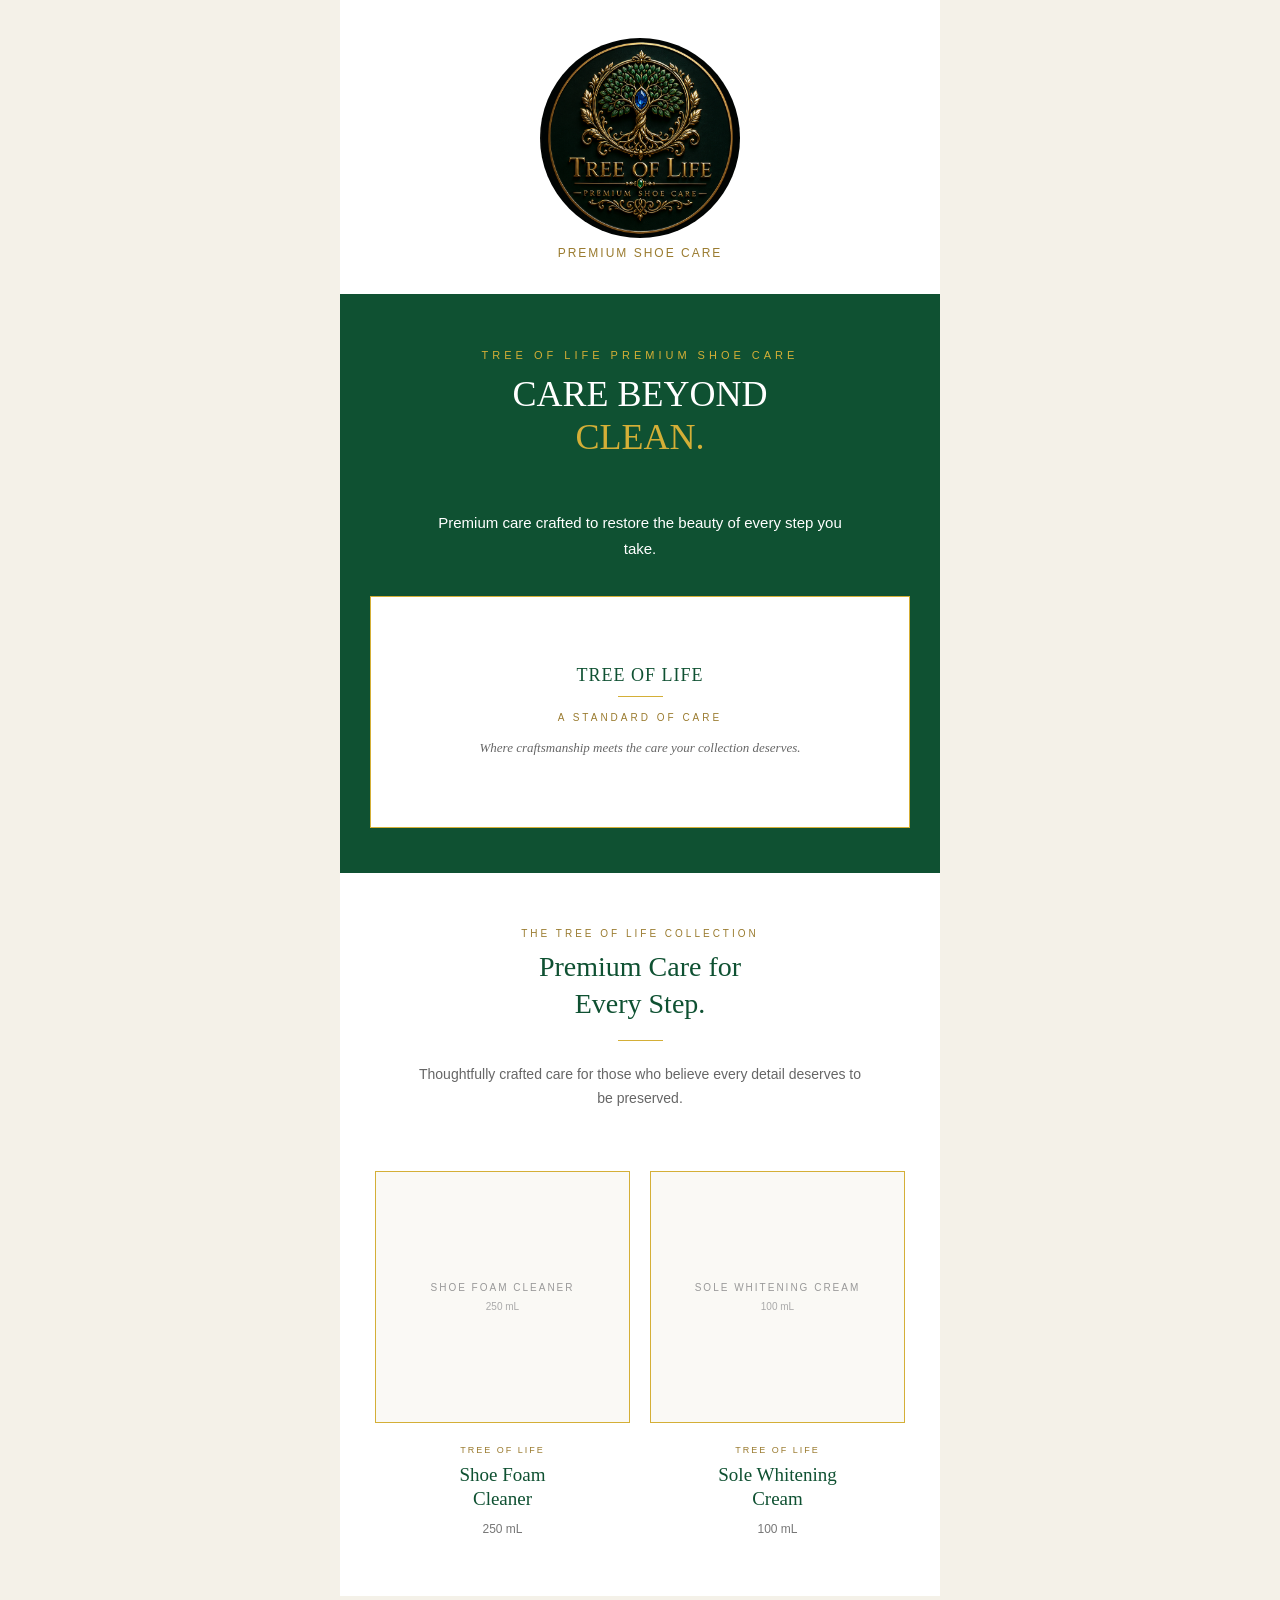
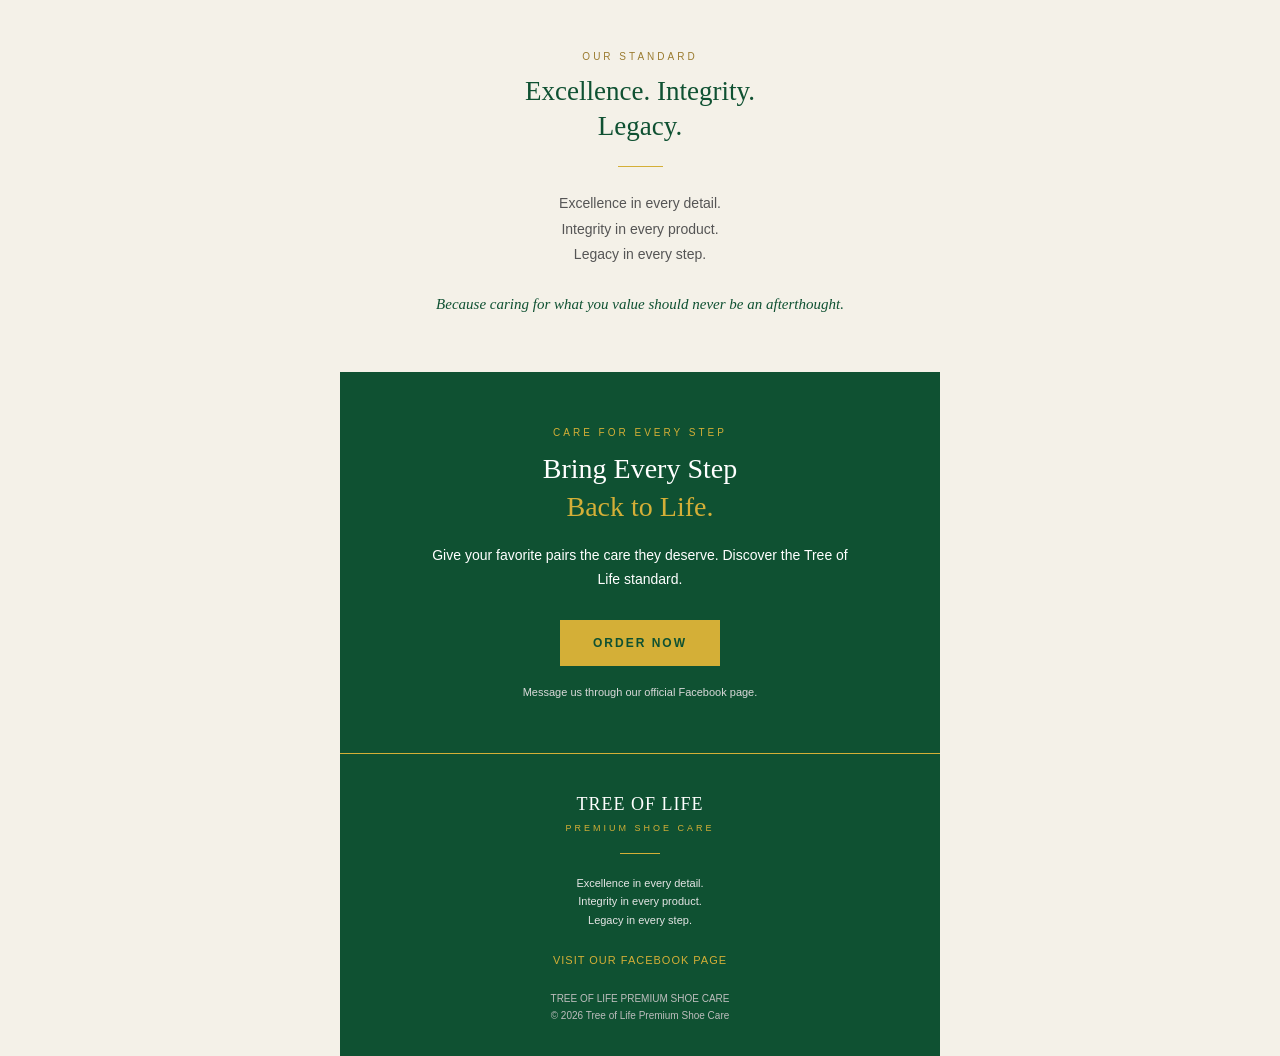
<file: email-design.html>
<!DOCTYPE html>
<html lang="en">
<head>
    <meta charset="UTF-8">
    <meta name="viewport" content="width=device-width, initial-scale=1.0">
    <title>Tree of Life Premium Shoe Care</title>
</head>

<body style="margin:0; padding:0; background-color:#f4f1e8;">

    <!-- EMAIL CONTAINER -->
    <table width="100%" cellpadding="0" cellspacing="0" border="0">
        <tr>
            <td align="center">

                <!-- MAIN EMAIL -->
                <table width="600" cellpadding="0" cellspacing="0" border="0"
                       style="max-width:600px; width:100%; background-color:#ffffff;">

                    <!-- HEADER -->
                    <tr>
                        <td align="center" style="padding:38px 20px 34px;">
                           <div style="width:200px;
            height:200px;
            margin:0 auto;
            overflow:hidden;
            border-radius:50%;">
    <img src="LOGO.png"
         alt="Tree of Life Premium Shoe Care"
         width="200"
         height="200"
         style="display:block;
                width:200px;
                height:200px;
                border:0;">
</div>

                            <p style="margin:8px 0 0; font-family:Arial, sans-serif;
                                      font-size:12px; letter-spacing:2px;
                                      color:#9a7b2f;">
                                PREMIUM SHOE CARE
                            </p>
                        </td>
                    </tr>

                 <!-- HERO -->
<tr>
    <td align="center"
        style="padding:55px 30px 45px;
               background-color:#0f5132;">

        <p style="margin:0 0 12px;
                  font-family:Arial, sans-serif;
                  font-size:11px;
                  letter-spacing:4px;
                  color:#d4af37;
                  text-transform:uppercase;">
            TREE OF LIFE PREMIUM SHOE CARE
        </p>

        <h2 style="margin:0;
                   font-family:Georgia, 'Times New Roman', serif;
                   font-size:36px;
                   line-height:1.2;
                   font-weight:normal;
                   color:#ffffff;">
            CARE BEYOND<br>
            <span style="color:#d4af37;">CLEAN.</span>
        </h2>

        <div style="width:55px;
                    height:1px;
                    margin:25px auto;">
        </div>

        <p style="margin:0;
                  max-width:430px;
                  font-family:Arial, sans-serif;
                  font-size:15px;
                  line-height:1.7;
                  color:#ffffff;">
            Premium care crafted to restore the beauty
            of every step you take.
        </p>

       <!-- HERO BRAND VISUAL -->
<table width="100%" cellpadding="0" cellspacing="0" border="0"
       style="margin-top:35px;">
    <tr>
        <td align="center"
            style="height:230px;
                   background-color:#ffffff;
                   border:1px solid #d4af37;">

            <p style="margin:0 0 10px;
                      font-family:Georgia, 'Times New Roman', serif;
                      font-size:18px;
                      letter-spacing:1px;
                      color:#0f5132;">
                TREE OF LIFE
            </p>

            <div style="width:45px;
                        height:1px;
                        margin:0 auto 15px;
                        background-color:#d4af37;">
            </div>

            <p style="margin:0;
                      font-family:Arial, sans-serif;
                      font-size:10px;
                      letter-spacing:3px;
                      color:#9a7b2f;
                      text-transform:uppercase;">
                A STANDARD OF CARE
            </p>

            <p style="margin:15px auto 0;
                      max-width:330px;
                      font-family:Georgia, 'Times New Roman', serif;
                      font-size:13px;
                      line-height:1.6;
                      font-style:italic;
                      color:#666666;">
                Where craftsmanship meets the care
                your collection deserves.
            </p>

        </td>
    </tr>
</table>

    </td>
</tr>

                  <!-- PRODUCT SECTION -->
<tr>
    <td align="center"
        style="padding:55px 30px 30px;
               background-color:#ffffff;">

        <p style="margin:0 0 10px;
                  font-family:Arial, sans-serif;
                  font-size:10px;
                  letter-spacing:3px;
                  color:#9a7b2f;
                  text-transform:uppercase;">
            THE TREE OF LIFE COLLECTION
        </p>

        <h2 style="margin:0 0 18px;
                   font-family:Georgia, 'Times New Roman', serif;
                   font-size:28px;
                   line-height:1.3;
                   font-weight:normal;
                   color:#0f5132;">
            Premium Care for<br>
            Every Step.
        </h2>

        <div style="width:45px;
                    height:1px;
                    margin:0 auto 22px;
                    background-color:#d4af37;">
        </div>

        <p style="margin:0 auto;
                  max-width:450px;
                  font-family:Arial, sans-serif;
                  font-size:14px;
                  line-height:1.7;
                  color:#666666;">
            Thoughtfully crafted care for those who believe
            every detail deserves to be preserved.
        </p>

    </td>
</tr>

                   <!-- PRODUCT SHOWCASE -->
<tr>
    <td align="center"
        style="padding:20px 25px 50px;
               background-color:#ffffff;">

        <table width="100%" cellpadding="0" cellspacing="0" border="0">
            <tr>

                <!-- SHOE FOAM CLEANER -->
                <td width="50%" valign="top" align="center"
                    style="padding:10px;">

                   <!-- IMAGE AREA -->
<table width="100%" cellpadding="0" cellspacing="0" border="0">
    <tr>
        <td align="center"
    style="height:250px;
           background-color:#faf9f5;
           border:1px solid #d4af37;">

            <p style="margin:0;
                      font-family:Arial, sans-serif;
                      font-size:10px;
                      letter-spacing:2px;
                      color:#999999;">
                SHOE FOAM CLEANER
            </p>

            <p style="margin:8px 0 0;
                      font-family:Arial, sans-serif;
                      font-size:10px;
                      color:#aaa;">
                250 mL
            </p>

        </td>
    </tr>
</table>

                    <p style="margin:22px 0 8px;
                              font-family:Arial, sans-serif;
                              font-size:9px;
                              letter-spacing:2px;
                              color:#9a7b2f;
                              text-transform:uppercase;">
                        TREE OF LIFE
                    </p>

                    <h3 style="margin:0;
                               font-family:Georgia, 'Times New Roman', serif;
                               font-size:19px;
                               line-height:1.3;
                               font-weight:normal;
                               color:#0f5132;">
                        Shoe Foam<br>Cleaner
                    </h3>

                    <p style="margin:10px 0 0;
                              font-family:Arial, sans-serif;
                              font-size:12px;
                              color:#777777;">
                        250 mL
                    </p>

                </td>

                <!-- SOLE WHITENING CREAM -->
                <td width="50%" valign="top" align="center"
                    style="padding:10px;">

                   <!-- IMAGE AREA -->
<table width="100%" cellpadding="0" cellspacing="0" border="0">
    <tr>
        <td align="center"
    style="height:250px;
           background-color:#faf9f5;
           border:1px solid #d4af37;">
            <p style="margin:0;
                      font-family:Arial, sans-serif;
                      font-size:10px;
                      letter-spacing:2px;
                      color:#999999;">
                SOLE WHITENING CREAM
            </p>

            <p style="margin:8px 0 0;
                      font-family:Arial, sans-serif;
                      font-size:10px;
                      color:#aaa;">
                100 mL
            </p>

        </td>
    </tr>
</table>

                    <p style="margin:22px 0 8px;
                              font-family:Arial, sans-serif;
                              font-size:9px;
                              letter-spacing:2px;
                              color:#9a7b2f;
                              text-transform:uppercase;">
                        TREE OF LIFE
                    </p>

                    <h3 style="margin:0;
                               font-family:Georgia, 'Times New Roman', serif;
                               font-size:19px;
                               line-height:1.3;
                               font-weight:normal;
                               color:#0f5132;">
                        Sole Whitening<br>Cream
                    </h3>

                    <p style="margin:10px 0 0;
                              font-family:Arial, sans-serif;
                              font-size:12px;
                              color:#777777;">
                        100 mL
                    </p>

                </td>

            </tr>
        </table>

    </td>
</tr>

                   <!-- BRAND MESSAGE -->
<tr>
    <td align="center"
        style="padding:55px 30px;
               background-color:#f4f1e8;">

        <p style="margin:0 0 12px;
                  font-family:Arial, sans-serif;
                  font-size:10px;
                  letter-spacing:3px;
                  color:#9a7b2f;
                  text-transform:uppercase;">
            OUR STANDARD
        </p>

        <h2 style="margin:0 0 22px;
                   font-family:Georgia, 'Times New Roman', serif;
                   font-size:27px;
                   line-height:1.3;
                   font-weight:normal;
                   color:#0f5132;">
            Excellence. Integrity.<br>
            Legacy.
        </h2>

        <div style="width:45px;
                    height:1px;
                    margin:0 auto 24px;
                    background-color:#d4af37;">
        </div>

        <p style="margin:0 auto;
                  max-width:440px;
                  font-family:Arial, sans-serif;
                  font-size:14px;
                  line-height:1.8;
                  color:#555555;">
            Excellence in every detail.<br>
            Integrity in every product.<br>
            Legacy in every step.
        </p>

        <p style="margin:25px auto 0;
                  max-width:430px;
                  font-family:Georgia, 'Times New Roman', serif;
                  font-size:15px;
                  line-height:1.7;
                  font-style:italic;
                  color:#0f5132;">
            Because caring for what you value
            should never be an afterthought.
        </p>

    </td>
</tr>

                 <!-- CTA -->
<tr>
    <td align="center"
        style="padding:55px 30px;
               background-color:#0f5132;">

        <p style="margin:0 0 12px;
                  font-family:Arial, sans-serif;
                  font-size:10px;
                  letter-spacing:3px;
                  color:#d4af37;
                  text-transform:uppercase;">
            CARE FOR EVERY STEP
        </p>

        <h2 style="margin:0 0 18px;
                   font-family:Georgia, 'Times New Roman', serif;
                   font-size:28px;
                   line-height:1.35;
                   font-weight:normal;
                   color:#ffffff;">
            Bring Every Step<br>
            <span style="color:#d4af37;">Back to Life.</span>
        </h2>

        <p style="margin:0 auto 28px;
                  max-width:420px;
                  font-family:Arial, sans-serif;
                  font-size:14px;
                  line-height:1.7;
                  color:#ffffff;">
            Give your favorite pairs the care they deserve.
            Discover the Tree of Life standard.
        </p>

        <!-- CTA BUTTON -->
        <a href="https://www.facebook.com/TreeOfLifePremiumShoeCare"
           style="display:inline-block;
                  padding:15px 32px;
                  border:1px solid #d4af37;
                  background-color:#d4af37;
                  color:#0f5132;
                  font-family:Arial, sans-serif;
                  font-size:12px;
                  font-weight:bold;
                  letter-spacing:2px;
                  text-decoration:none;">
            ORDER NOW
        </a>

        <p style="margin:20px 0 0;
                  font-family:Arial, sans-serif;
                  font-size:11px;
                  color:#d9d9d9;">
            Message us through our official Facebook page.
        </p>

    </td>
</tr>

                 <!-- FOOTER -->
<tr>
    <td align="center"
        style="padding:40px 25px 35px;
               background-color:#0f5132;
               border-top:1px solid #d4af37;">

        <p style="margin:0 0 8px;
                  font-family:Georgia, 'Times New Roman', serif;
                  font-size:18px;
                  letter-spacing:1px;
                  color:#ffffff;">
            TREE OF LIFE
        </p>

        <p style="margin:0 0 20px;
                  font-family:Arial, sans-serif;
                  font-size:9px;
                  letter-spacing:3px;
                  color:#d4af37;
                  text-transform:uppercase;">
            PREMIUM SHOE CARE
        </p>

        <div style="width:40px;
                    height:1px;
                    margin:0 auto 20px;
                    background-color:#d4af37;">
        </div>

        <p style="margin:0 auto 20px;
                  max-width:400px;
                  font-family:Arial, sans-serif;
                  font-size:11px;
                  line-height:1.7;
                  color:#e5e5e5;">
            Excellence in every detail.<br>
            Integrity in every product.<br>
            Legacy in every step.
        </p>

        <a href="https://www.facebook.com/TreeOfLifePremiumShoeCare"
           style="font-family:Arial, sans-serif;
                  font-size:11px;
                  letter-spacing:1px;
                  color:#d4af37;
                  text-decoration:none;">
            VISIT OUR FACEBOOK PAGE
        </a>

        <p style="margin:25px 0 0;
                  font-family:Arial, sans-serif;
                  font-size:10px;
                  color:#bdbdbd;">
            TREE OF LIFE PREMIUM SHOE CARE
        </p>

        <p style="margin:6px 0 0;
                  font-family:Arial, sans-serif;
                  font-size:10px;
                  color:#bdbdbd;">
            © 2026 Tree of Life Premium Shoe Care
        </p>

    </td>
</tr>
    </table>

</body>
</html>
</file>
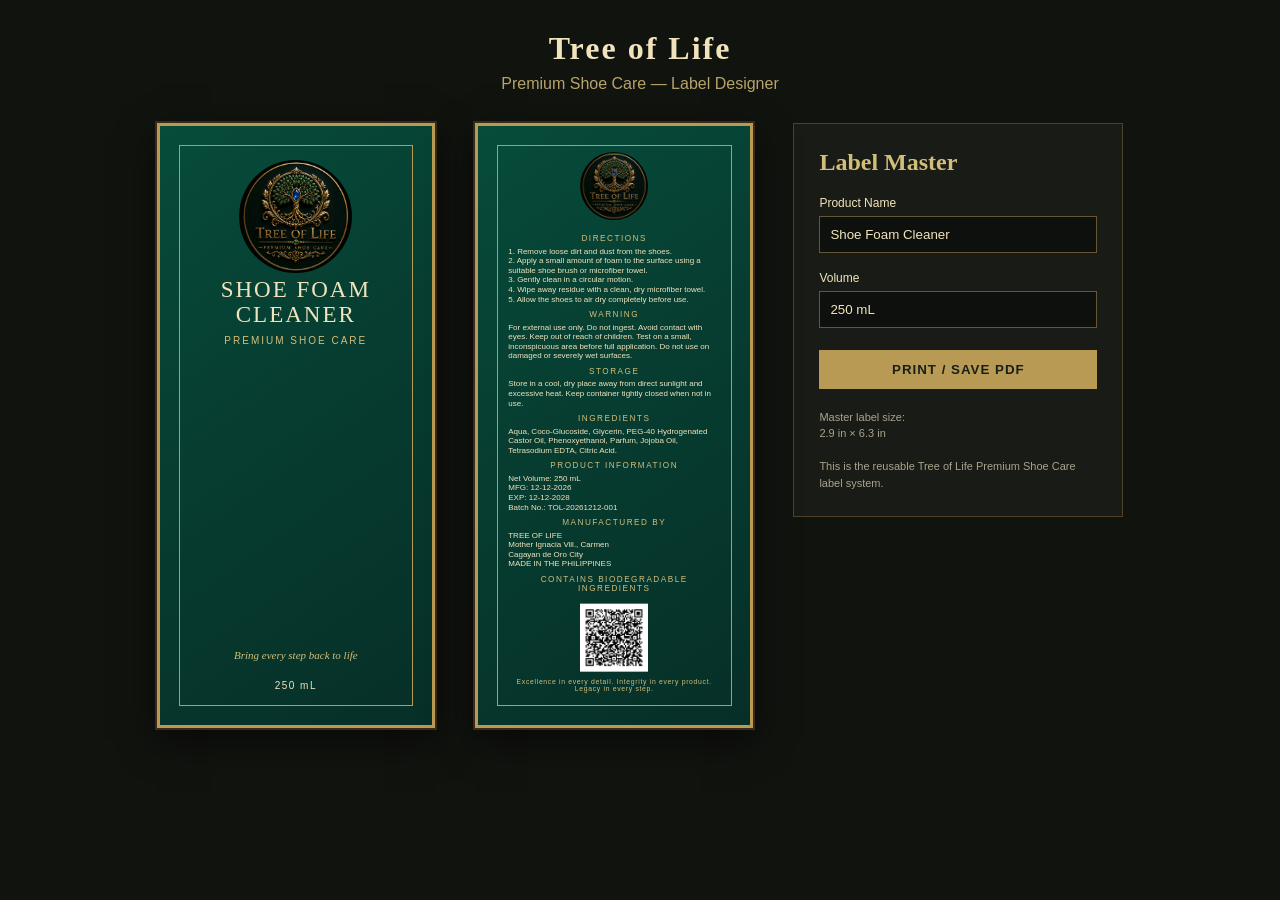
<file: label-designer.html>
<!DOCTYPE html>
<html lang="en">
<head>
    <link rel="stylesheet" href="css/label.css">

    <meta charset="UTF-8">
    <meta name="viewport" content="width=device-width, initial-scale=1.0">

    <title>Tree of Life — Label Designer</title>

    <style>
        * {
            box-sizing: border-box;
        }

        body {
            margin: 0;
            min-height: 100vh;
            background: #11130f;
            color: #f1e4bd;
            font-family: Georgia, "Times New Roman", serif;
            padding: 30px;
        }

        .designer-header {
            max-width: 1200px;
            margin: 0 auto 30px;
            text-align: center;
        }

        .designer-header h1 {
            margin: 0;
            font-size: 32px;
            letter-spacing: 2px;
        }

        .designer-header p {
            margin-top: 8px;
            color: #b9a46a;
            font-family: Arial, sans-serif;
        }

        .workspace {
            max-width: 1200px;
            margin: auto;
            display: flex;
            justify-content: center;
            align-items: flex-start;
            gap: 40px;
            flex-wrap: wrap;
        }

        /* =========================================
           MASTER LABEL
           PHYSICAL SIZE: 14.5 cm × 16.5 cm
        ========================================= */

        .label {
            position: relative;

            width: 2.9in;
            height: 6.3in;

            background:
                linear-gradient(
                    145deg,
                    #064c3b 0%,
                    #073d31 45%,
                    #062f27 100%
                );

            border: 3px solid #b99a55;

            box-shadow:
                0 0 0 2px #3b2a16,
                0 12px 35px rgba(0,0,0,0.55);

            padding: 9mm 8mm;

            overflow: hidden;
        }

        .label::before {
            content: "";
            position: absolute;
            inset: 5mm;

            border: 1px solid #b99a55;

            pointer-events: none;
        }

        .label-inner {
            position: relative;
            z-index: 2;

            height: 100%;

            display: flex;
            flex-direction: column;
            align-items: center;
            text-align: center;
        }

        /* =========================================
           FRONT LABEL
        ========================================= */

.brand-logo {
    width: 30mm;
    height: auto;
    max-height: 30mm;
    object-fit: contain;
    display: block;
    border-radius: 50%;
  
}
        .product-name {
            margin-top: 1mm;

            font-size: 23px;
            line-height: 1.1;

            letter-spacing: 2px;
            text-transform: uppercase;

            color: #f1e4bd;
        }

        .product-type {
            margin-top: 2mm;
            margin-bottom: 2mm;

            font-family: Arial, sans-serif;
            font-size: 10px;

            letter-spacing: 2px;
            color: #d2bd7a;
        }

        .front-spacer {
            flex: 1;
        }

        .tagline {
            margin-bottom: 5mm;

            font-size: 11px;
            font-style: italic;

            color: #d2bd7a;
        }

        .volume {
            font-family: Arial, sans-serif;

            font-size: 10px;
            letter-spacing: 1.5px;

            color: #f1e4bd;
        }

        /* =========================================
           BACK LABEL
        ========================================= */

        .back-label {
            padding: 7mm 8mm;
        }

       .back-label .label-inner {
    align-items: center;
    text-align: center;
    justify-content: flex-start;

}

        .back-label .brand-logo {
            width: 18mm;
            max-height: 18mm;
            margin-bottom: 1mm;
        }

        .back-label .brand-line {
            width: 38mm;
            margin: 1.5mm 0 2.5mm;
        }

        .back-label .product-type {
            margin-top: 1.5mm;
            margin-bottom: 1mm;

            font-size: 8.2px;
            letter-spacing: 1.5px;
        }

        .back-label .back-text {
            width: 100%;
            max-width: 118mm;

            font-family: Arial, sans-serif;

            font-size: 8px;
line-height: 1.2;

            letter-spacing: 0;
            color: #f1e4bd;

            text-align: left;
        }

        .back-label .website-qr {
            width: 18mm;
            height: 18mm;

            object-fit: contain;

            margin-top: 2mm;
        }

        .back-label .footer-note {
            margin-top: 1.5mm;

            font-family: Arial, sans-serif;
            font-size: 6.8px;

            letter-spacing: 0.7px;
            color: #d2bd7a;
            text-align: center;
        }
          .back-label .product-type,
          .back-label .back-text,
          .back-label .website-qr,
          .back-label .footer-note {
            transform: translateY(-3mm);
        }
        /* =========================================
           EDITOR CONTROLS
        ========================================= */

        .controls {
            width: 330px;

            padding: 25px;

            background: #191c16;

            border: 1px solid #4e4229;
        }

        .controls h2 {
            margin-top: 0;
            color: #d2bd7a;
        }

        .controls label {
            display: block;

            margin-top: 18px;
            margin-bottom: 6px;

            font-family: Arial, sans-serif;
            font-size: 12px;
        }

        .controls input {
            width: 100%;

            padding: 10px;

            background: #0e100d;
            border: 1px solid #665635;

            color: #f1e4bd;
        }

        .controls button {
            width: 100%;

            margin-top: 22px;
            padding: 12px;

            background: #b99a55;
            color: #172018;

            border: none;
            cursor: pointer;

            font-weight: bold;
            letter-spacing: 1px;
        }

        .controls button:hover {
            opacity: 0.9;
        }

        .note {
            margin-top: 20px;

            font-family: Arial, sans-serif;
            font-size: 11px;
            line-height: 1.5;

            color: #aaa38e;
        }

        /* =========================================
           PRINT
        ========================================= */

       
/* =========================================
   PRINT — A4 LANDSCAPE
   FRONT + BACK ON ONE SHEET
========================================= */

@page {
    size: A4 landscape;
    margin: 0;
}

@media print {

    html,
    body {
        width: 297mm;
        height: 210mm;
        margin: 0;
        padding: 0;
        background: white;
    }

    .designer-header,
    .controls {
        display: none !important;
    }

    .workspace {
        width: 297mm;
        height: 210mm;
        margin: 0;
        padding: 0;

        display: flex;
        flex-direction: row;
        justify-content: center;
        align-items: center;
        gap: 0;
        flex-wrap: nowrap;
    }

    .label {
    flex: 0 0 2.9in;

    width: 2.9in;
    height: 6.3in;

    margin: 0;
    padding: 9mm 5mm;

    transform: none;
    box-shadow: none;

    page-break-after: auto;
    break-after: auto;

    -webkit-print-color-adjust: exact;
    print-color-adjust: exact;
}

    .back-label {
        padding: 7mm 8mm;
    }

}


        /* =========================================
           MOBILE PREVIEW
        ========================================= */

        @media screen and (max-width: 700px) {

            body {
                padding: 15px;
            }

            .label {
    transform-origin: top center;
    transform: scale(0.75);

   margin-bottom: -70px;
}
        }
    </style>
</head>

<body>

    <header class="designer-header">
        <h1>Tree of Life</h1>
        <p>Premium Shoe Care — Label Designer</p>
    </header>

    <main class="workspace">

        <!-- =====================================
             FRONT LABEL
        ====================================== -->

        <section class="label" id="labelCanvas">

            <div class="label-inner">

                <img
                    src="LOGO.png"
                    alt="Tree of Life Premium Shoe Care Logo"
                    class="brand-logo"
                >

                <div class="brand-line"></div>

                <div
                    class="product-name"
                    id="previewProduct"
                >
                    Shoe Foam Cleaner
                </div>

                <div class="product-type">
                    PREMIUM SHOE CARE
                </div>

                <div class="front-spacer"></div>

                <div class="tagline">
                    Bring every step back to life
                </div>

                <div
                    class="volume"
                    id="previewVolume"
                >
                    250 mL
                </div>

            </div>

        </section>


        <!-- =====================================
             BACK LABEL
        ====================================== -->

        <section
            class="label back-label"
            id="backLabelCanvas"
        >

            <div class="label-inner">

                <img
                    src="LOGO.png"
                    alt="Tree of Life Premium Shoe Care Logo"
                    class="brand-logo"
                >

                <div class="brand-line"></div>


                <div class="product-type">
                    DIRECTIONS
                </div>

                <div class="back-text">
                    1. Remove loose dirt and dust from the shoes.<br>
                    2. Apply a small amount of foam to the surface using a suitable shoe brush or microfiber towel.<br>
                    3. Gently clean in a circular motion.<br>
                    4. Wipe away residue with a clean, dry microfiber towel.<br>
                    5. Allow the shoes to air dry completely before use.
                </div>


                <div class="product-type">
                    WARNING
                </div>

                <div class="back-text">
                    For external use only. Do not ingest. Avoid contact with eyes.
                    Keep out of reach of children. Test on a small, inconspicuous area
                    before full application. Do not use on damaged or severely wet surfaces.
                </div>


                <div class="product-type">
                    STORAGE
                </div>

                <div class="back-text">
                    Store in a cool, dry place away from direct sunlight and excessive heat.
                    Keep container tightly closed when not in use.
                </div>


                <div class="product-type">
                    INGREDIENTS
                </div>

                <div class="back-text">
                    Aqua, Coco-Glucoside, Glycerin, PEG-40 Hydrogenated Castor Oil,
                    Phenoxyethanol, Parfum, Jojoba Oil, Tetrasodium EDTA, Citric Acid.
                </div>


                <div class="product-type">
                    PRODUCT INFORMATION
                </div>

               <div class="back-text">
                Net Volume: 250 mL<br>
                MFG: 12-12-2026<br>
                EXP: 12-12-2028<br>
                Batch No.: TOL-20261212-001
               </div>


                <div class="product-type">
                    MANUFACTURED BY
                </div>

                <div class="back-text">
                    TREE OF LIFE<br>
                    Mother Ignacia Vill., Carmen<br>
                    Cagayan de Oro City<br>
                    MADE IN THE PHILIPPINES
                </div>


                <div class="product-type">
                    CONTAINS BIODEGRADABLE INGREDIENTS
                </div>


                <img
                    src="QR.png"
                    alt="Tree of Life Business Website QR Code"
                    class="website-qr"
                >

                <div class="footer-note">
                    Excellence in every detail. Integrity in every product. Legacy in every step.
                </div>

            </div>

        </section>


        <!-- =====================================
             EDITOR CONTROLS
        ====================================== -->

        <aside class="controls">

            <h2>Label Master</h2>

            <label for="productInput">
                Product Name
            </label>

            <input
                id="productInput"
                type="text"
                value="Shoe Foam Cleaner"
            >


            <label for="volumeInput">
                Volume
            </label>

            <input
                id="volumeInput"
                type="text"
                value="250 mL"
            >


            <button onclick="window.print()">
                PRINT / SAVE PDF
            </button>


            <div class="note">
                Master label size:<br>
                2.9 in × 6.3 in

                <br><br>

                This is the reusable
                Tree of Life Premium Shoe Care
                label system.
            </div>

        </aside>

    </main>


    <script>

        const productInput =
            document.getElementById("productInput");

        const volumeInput =
            document.getElementById("volumeInput");

        const previewProduct =
            document.getElementById("previewProduct");

        const previewVolume =
            document.getElementById("previewVolume");


        productInput.addEventListener(
            "input",
            function () {

                previewProduct.textContent =
                    this.value;

            }
        );


        volumeInput.addEventListener(
            "input",
            function () {

                previewVolume.textContent =
                    this.value;

            }
        );

    </script>

</body>
</html>
</file>
<file: css/label.css>

</file>
